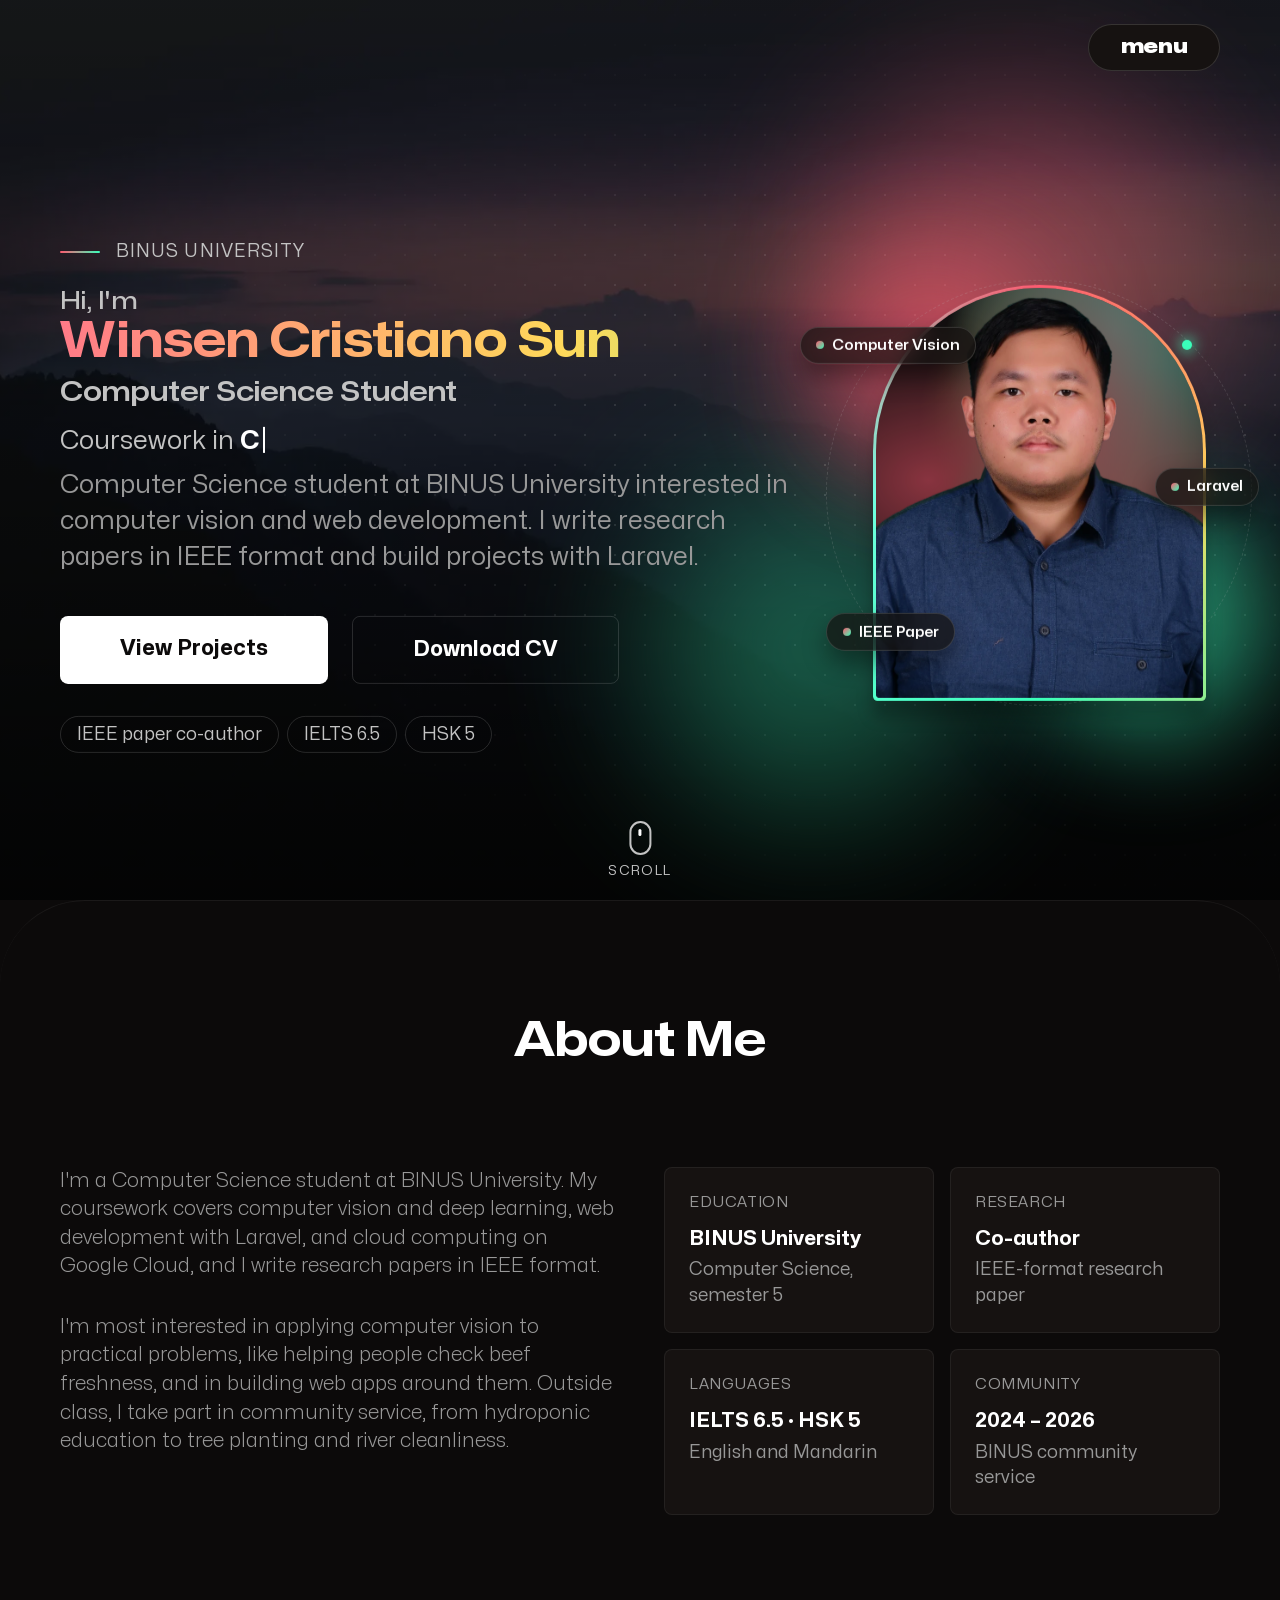
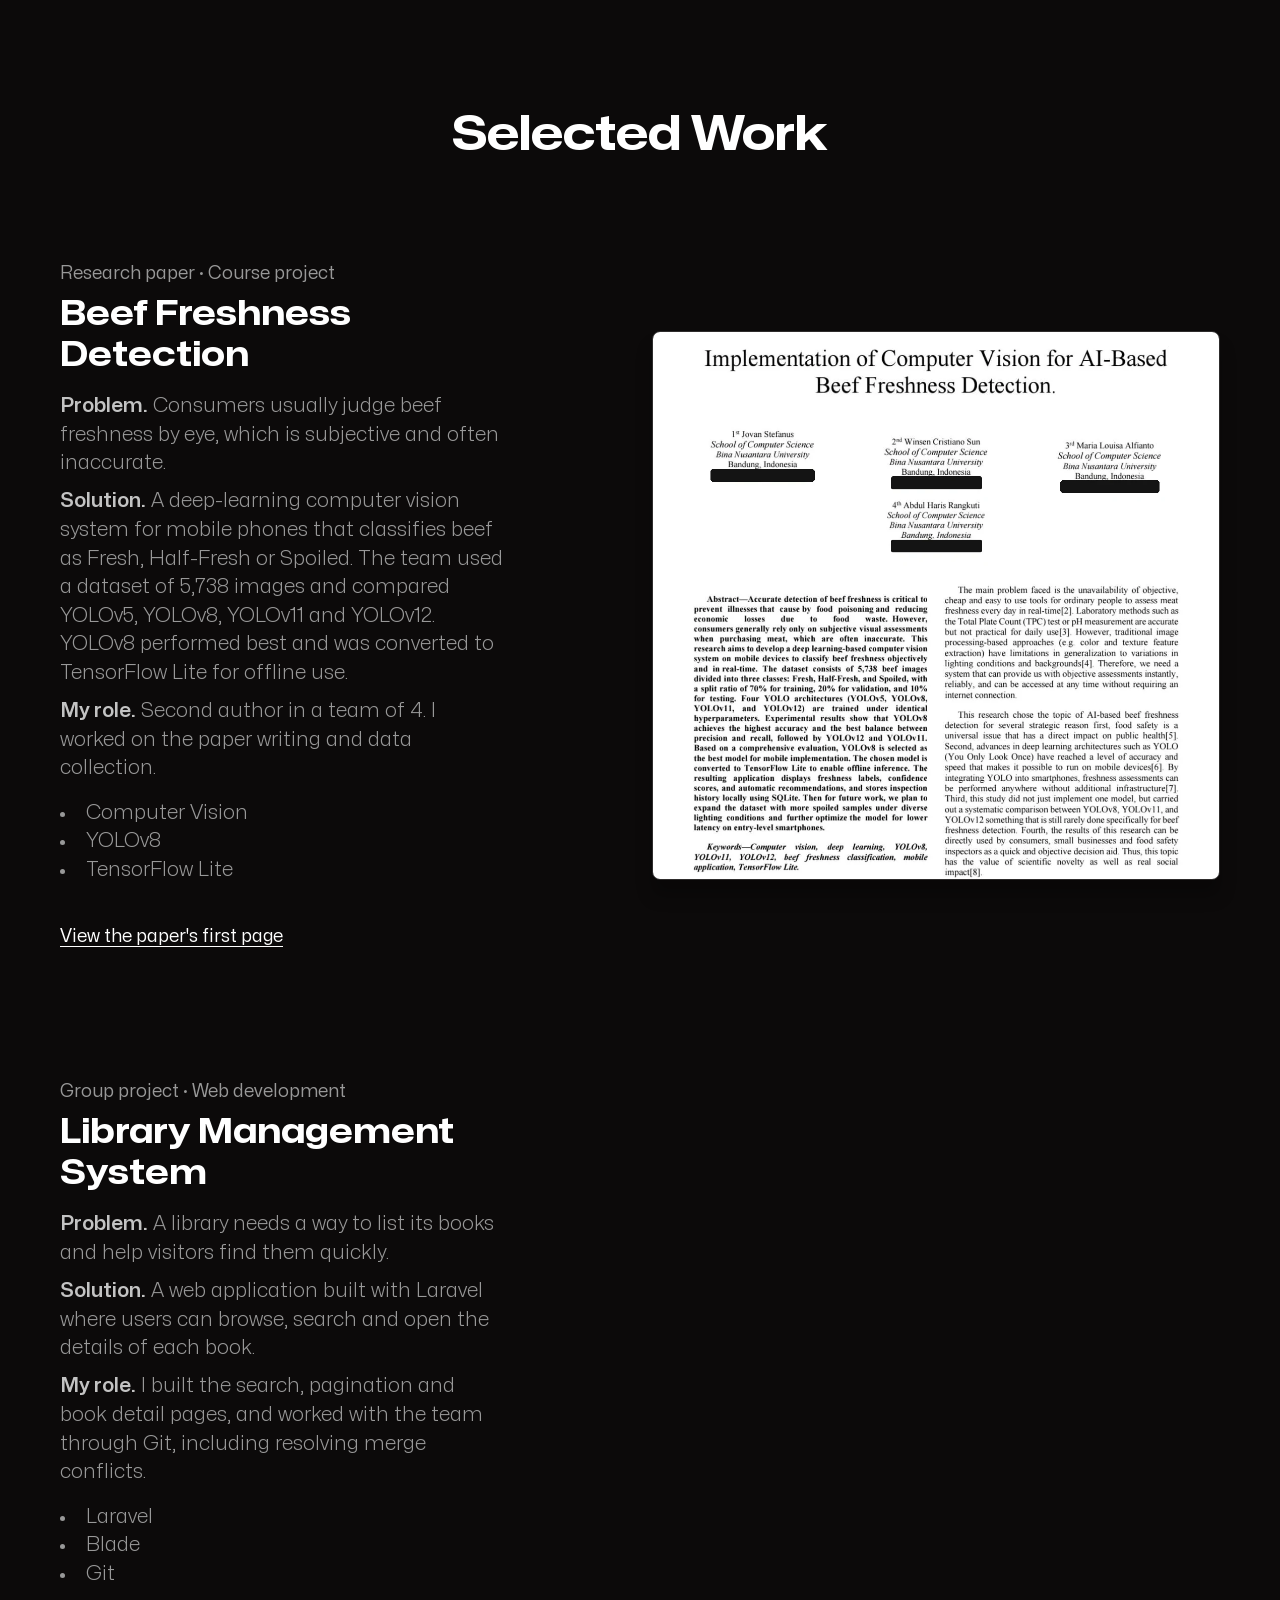
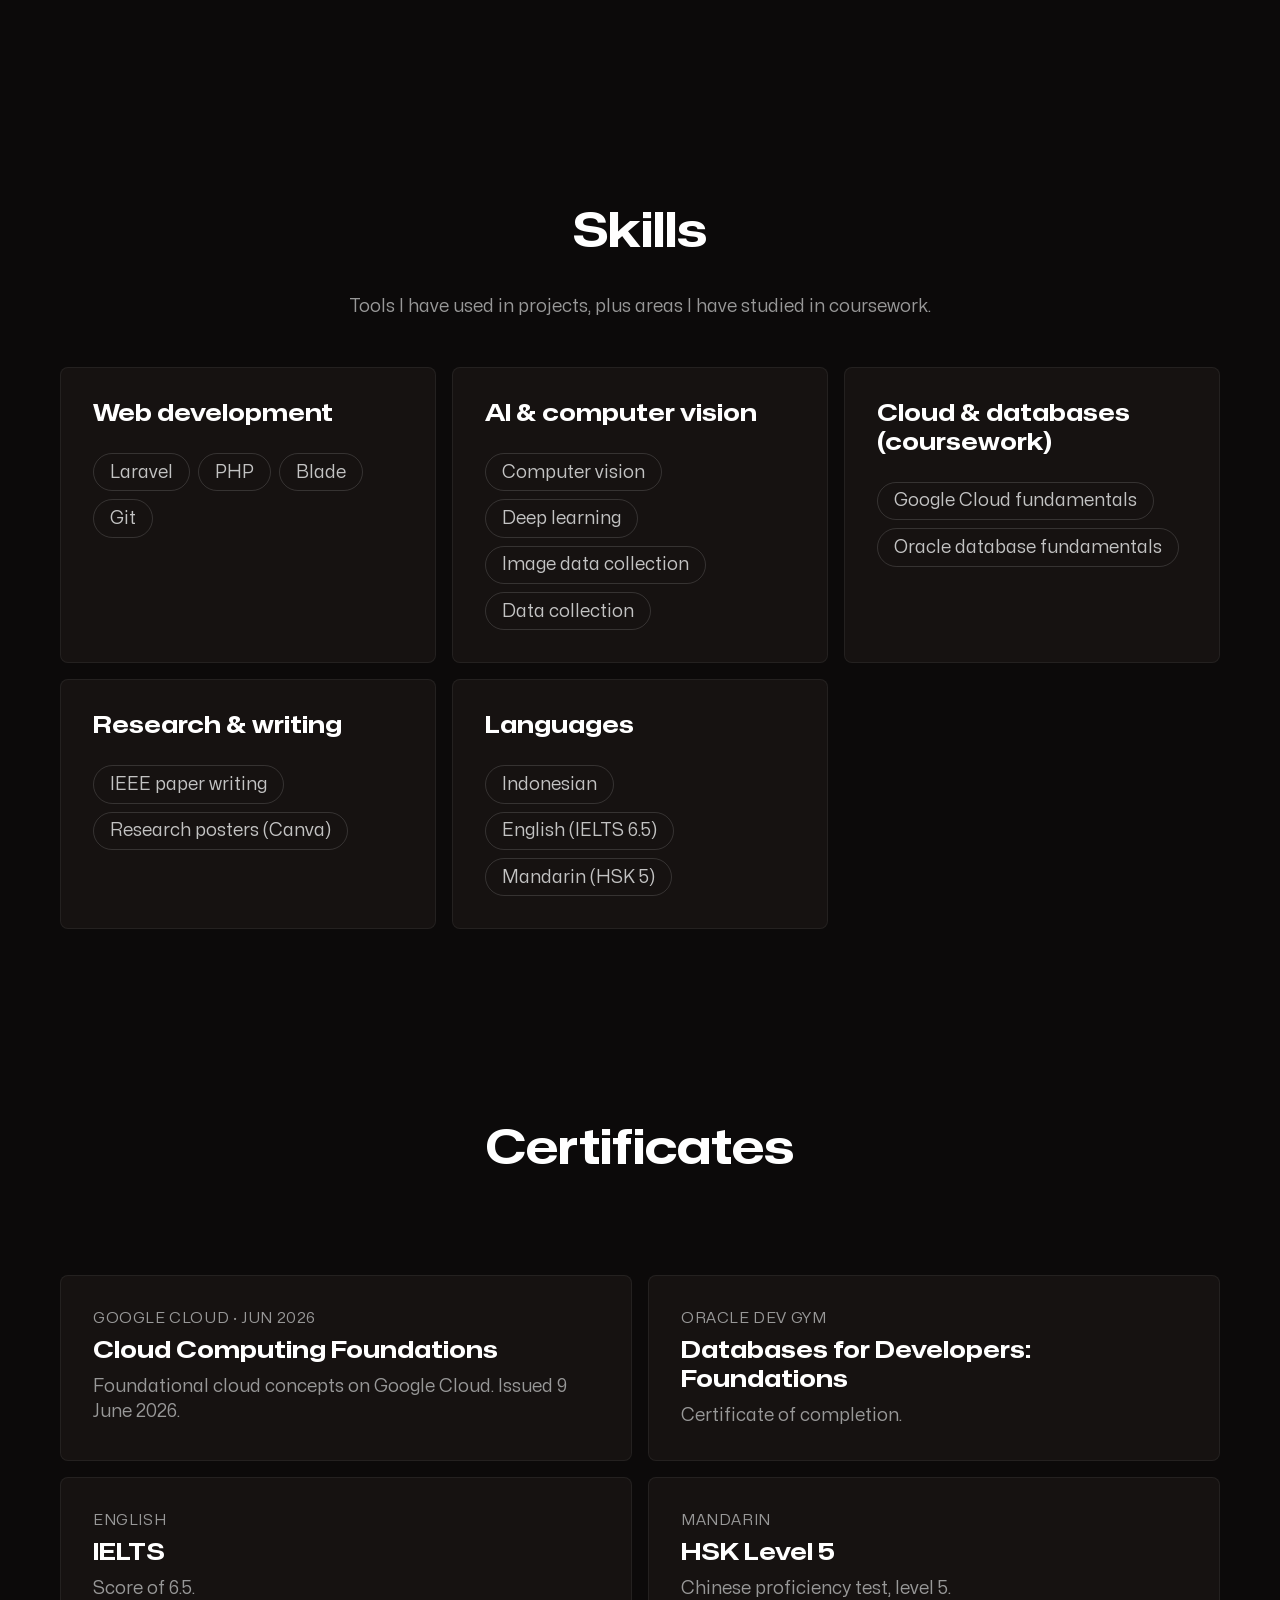
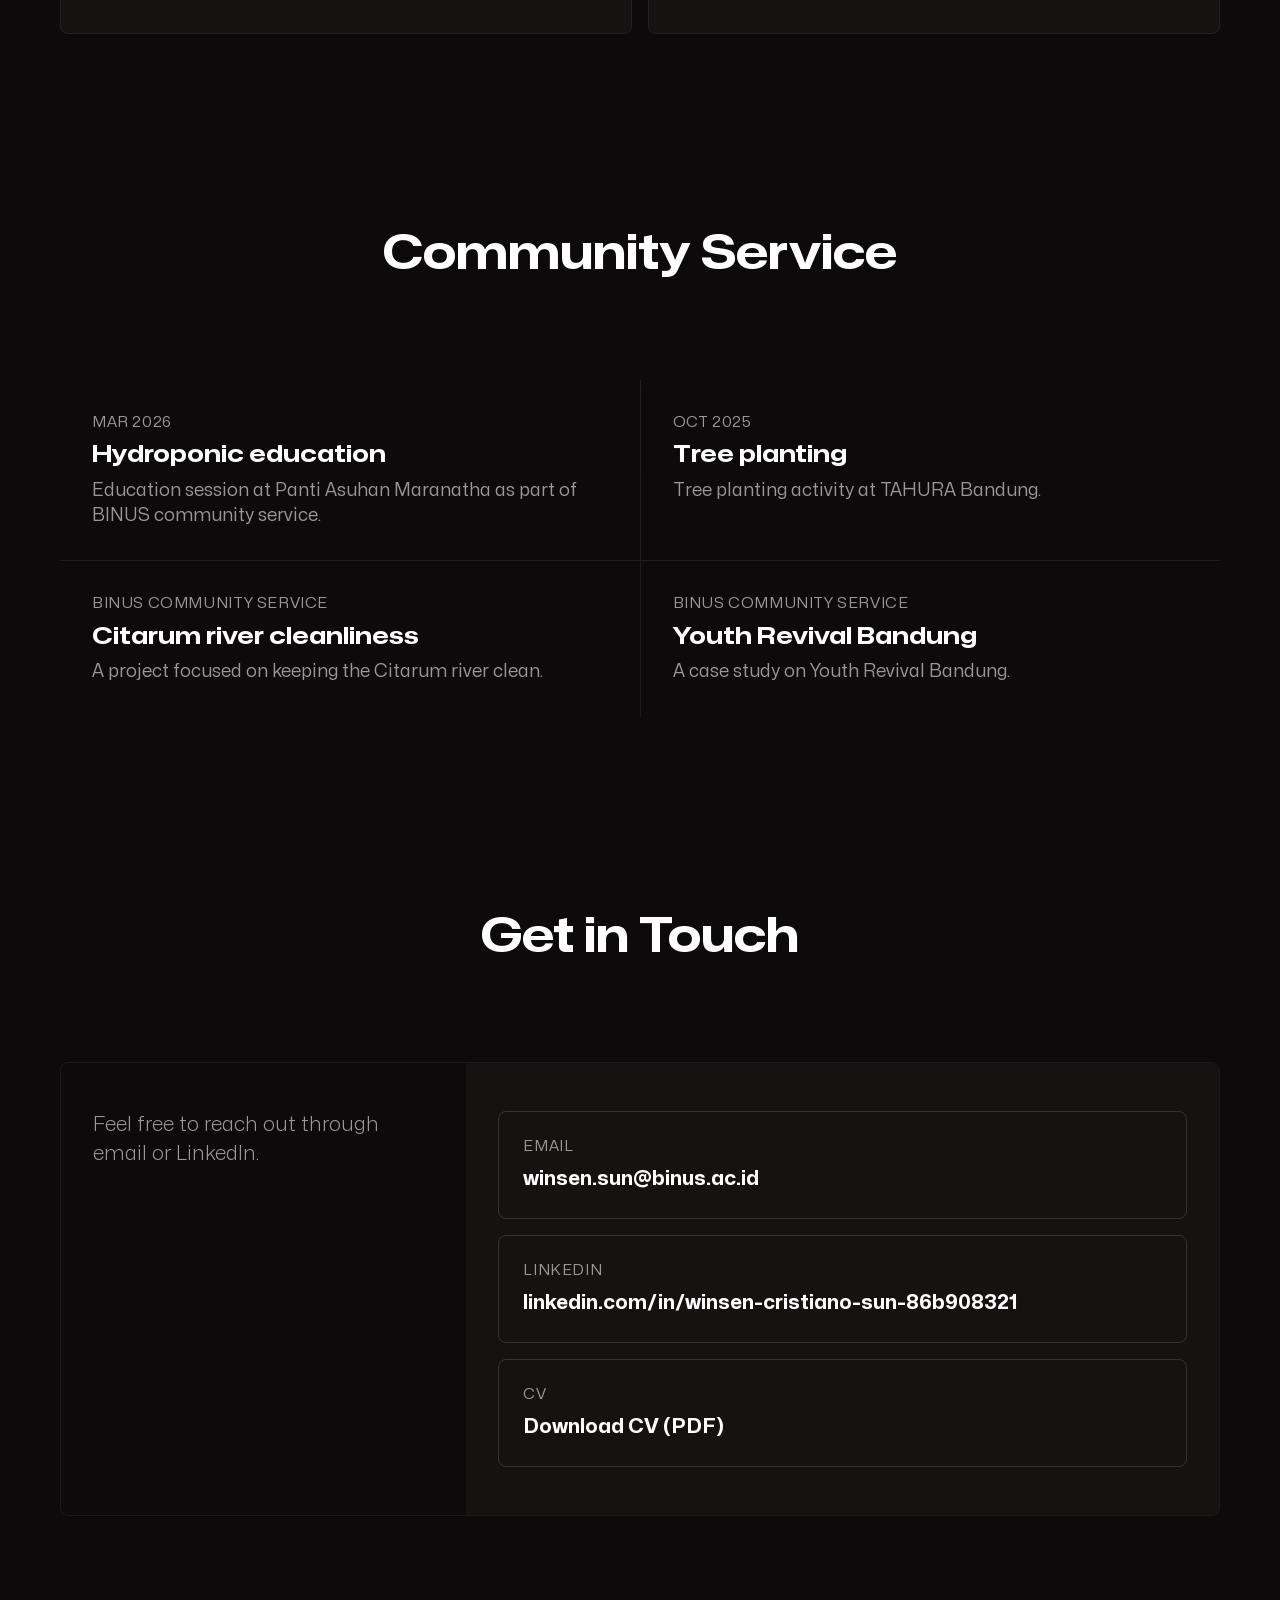
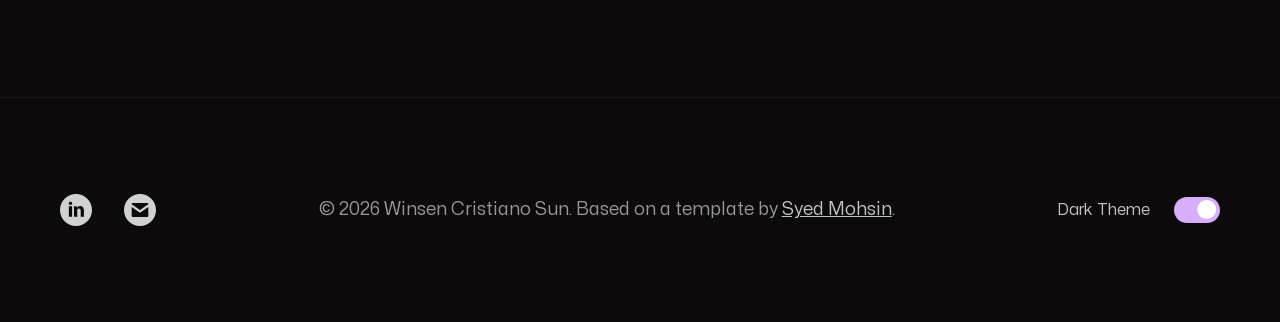
<file: index.html>
<!DOCTYPE html>
<html lang="en">
  <head>
    <meta charset="UTF-8" />
    <meta http-equiv="X-UA-Compatible" content="IE=edge" />
    <meta name="viewport" content="width=device-width, initial-scale=1.0" />
    <meta name="robots" content="index, follow" />
    <meta name="description" content="Portfolio of Winsen Cristiano Sun, a Computer Science student at BINUS University interested in computer vision and web development. Projects, certificates and CV." />

    <meta property="og:type" content="website" />
    <meta property="og:title" content="Winsen Cristiano Sun | Portfolio" />
    <meta property="og:description" content="Computer Science student at BINUS University interested in computer vision and web development. Projects, certificates and CV." />
    <meta name="twitter:card" content="summary" />
    <meta name="twitter:title" content="Winsen Cristiano Sun | Portfolio" />
    <meta name="twitter:description" content="Computer Science student at BINUS University interested in computer vision and web development. Projects, certificates and CV." />

    <link rel="icon" href="assets/images/favicon.svg" type="image/svg+xml" />
    <link rel="preload" href="assets/fonts/Mona-Sans.woff2" as="font" type="font/woff2" crossorigin />
    <link rel="preload" href="assets/images/winsen.webp" as="image" type="image/webp" />
    <link rel="stylesheet" href="style.css" />
    <script src="script.js" defer></script>

    <title>Winsen Cristiano Sun | Portfolio</title>
  </head>

  <body>
    <script>
      const theme = localStorage.getItem("theme") || "dark";
      document.body.classList.add(theme);
    </script>

    <header class="header">
      <div class="menu-btn-container">
        <div class="container">
          <button type="button" class="menu-btn">menu</button>
        </div>
      </div>

      <nav class="nav hidden">
        <ol class="nav-items">
          <li class="nav-item"><a href="#">Home</a></li>
          <li class="nav-item"><a href="#about">About</a></li>
          <li class="nav-item"><a href="#work">My Work</a></li>
          <li class="nav-item"><a href="#skills">Skills</a></li>
          <li class="nav-item"><a href="#certificates">Certificates</a></li>
          <li class="nav-item"><a href="#activities">Activities</a></li>
          <li class="nav-item"><a href="#contact" data-focused="last-focused">Contact</a></li>
        </ol>
      </nav>

      <div class="hero-bg" aria-hidden="true">
        <span class="orb orb-1"></span>
        <span class="orb orb-2"></span>
      </div>

      <div class="container hero">
        <div class="hero-grid">
          <div class="header-textbox">
            <p class="hero-eyebrow reveal" style="--i: 0">
              <span class="eyebrow-line"></span>
              BINUS University
            </p>
            <h1 class="h1">
              <span class="greet reveal" style="--i: 1">Hi, I'm</span>
              <span class="reveal" style="--i: 2"><em class="grad-text">Winsen Cristiano Sun</em></span>
              <span class="role reveal" style="--i: 3">Computer Science Student</span>
            </h1>
            <p class="hero-typed reveal" style="--i: 4">
              Coursework in <strong id="typed">Computer Vision</strong><span class="caret" aria-hidden="true"></span>
            </p>
            <p class="header-text reveal" style="--i: 5">
              Computer Science student at BINUS University interested in
              computer vision and web development. I write research papers in
              IEEE format and build projects with Laravel.
            </p>
            <div class="header-btns reveal" style="--i: 6">
              <a href="#work" class="btn btn-cta">View Projects</a>
              <a href="assets/Winsen_Cristiano_Sun_CV.pdf" class="btn btn-secondary" download="Winsen_Cristiano_Sun_CV.pdf">Download CV</a>
            </div>
            <ul class="hero-meta reveal" style="--i: 7">
              <li>IEEE paper co-author</li>
              <li>IELTS 6.5</li>
              <li>HSK 5</li>
            </ul>
          </div>

          <div class="hero-visual">
            <div class="photo-stage" id="photoStage">
              <span class="glow glow-a"></span>
              <span class="glow glow-b"></span>
              <span class="orbit-ring"></span>
              <div class="photo-frame">
                <div class="photo-card">
                  <img
                    src="assets/images/winsen.webp"
                    alt="Portrait of Winsen Cristiano Sun"
                    width="760"
                    height="989"
                    fetchpriority="high"
                  />
                </div>
              </div>
              <span class="float-chip chip-a">Computer Vision</span>
              <span class="float-chip chip-b">Laravel</span>
              <span class="float-chip chip-c">IEEE Paper</span>
            </div>
          </div>
        </div>
      </div>

      <a class="scroll-hint" href="#about" aria-label="Scroll to About section">
        <span class="mouse"><span class="wheel"></span></span>
        <span>Scroll</span>
      </a>
    </header>

    <main>
      <section class="about">
        <div class="container">
          <h2 class="h2" id="about">About Me</h2>
          <div class="about-content">
            <div class="about-text">
              <p>
                I'm a Computer Science student at BINUS University. My
                coursework covers computer vision and deep learning, web
                development with Laravel, and cloud computing on Google Cloud,
                and I write research papers in IEEE format.
              </p>
              <p>
                I'm most interested in applying computer vision to practical
                problems, like helping people check beef freshness, and in
                building web apps around them. Outside class, I take part in
                community service, from hydroponic education to tree planting
                and river cleanliness.
              </p>
            </div>
            <ul class="facts">
              <li class="card">
                <span class="fact-label">Education</span>
                <strong>BINUS University</strong>
                <span>Computer Science, semester 5</span>
              </li>
              <li class="card">
                <span class="fact-label">Research</span>
                <strong>Co-author</strong>
                <span>IEEE-format research paper</span>
              </li>
              <li class="card">
                <span class="fact-label">Languages</span>
                <strong>IELTS 6.5 · HSK 5</strong>
                <span>English and Mandarin</span>
              </li>
              <li class="card">
                <span class="fact-label">Community</span>
                <strong>2024 – 2026</strong>
                <span>BINUS community service</span>
              </li>
            </ul>
          </div>
        </div>
      </section>

      <section class="work">
        <div class="container">
          <h2 class="h2" id="work">Selected Work</h2>
          <div class="work-boxes">
            <div class="work-box">
              <div class="work-textbox">
                <p class="work-label">Research paper · Course project</p>
                <h3 class="h3">Beef Freshness Detection</h3>
                <div class="work-text">
                  <p><strong>Problem.</strong> Consumers usually judge beef freshness by eye, which is subjective and often inaccurate.</p>
                  <p><strong>Solution.</strong> A deep-learning computer vision system for mobile phones that classifies beef as Fresh, Half-Fresh or Spoiled. The team used a dataset of 5,738 images and compared YOLOv5, YOLOv8, YOLOv11 and YOLOv12. YOLOv8 performed best and was converted to TensorFlow Lite for offline use.</p>
                  <p><strong>My role.</strong> Second author in a team of 4. I worked on the paper writing and data collection.</p>
                </div>
                <ol class="work-technologies">
                  <li>Computer Vision</li>
                  <li>YOLOv8</li>
                  <li>TensorFlow Lite</li>
                </ol>
                <a class="work-more" href="assets/images/work/beef-paper-full.webp" target="_blank" rel="noopener">View the paper's first page</a>
                <!-- Add your GitHub repository here, for example:
                <div class="work-links"><a class="link" href="https://github.com/USERNAME/REPO" target="_blank" rel="noopener">View on GitHub</a></div>
                -->
              </div>
              <picture class="work-img">
                <img loading="lazy" src="assets/images/work/beef-paper.webp" alt="First page of the IEEE paper showing the title, authors and abstract" width="1123" height="1085" />
              </picture>
            </div>

            <div class="work-box">
              <div class="work-textbox">
                <p class="work-label">Group project · Web development</p>
                <h3 class="h3">Library Management System</h3>
                <div class="work-text">
                  <p><strong>Problem.</strong> A library needs a way to list its books and help visitors find them quickly.</p>
                  <p><strong>Solution.</strong> A web application built with Laravel where users can browse, search and open the details of each book.</p>
                  <p><strong>My role.</strong> I built the search, pagination and book detail pages, and worked with the team through Git, including resolving merge conflicts.</p>
                </div>
                <ol class="work-technologies">
                  <li>Laravel</li>
                  <li>Blade</li>
                  <li>Git</li>
                </ol>
                <!-- Add your GitHub repository here, for example:
                <div class="work-links"><a class="link" href="https://github.com/USERNAME/REPO" target="_blank" rel="noopener">View on GitHub</a></div>
                -->
              </div>
              <picture class="work-img">
                <img loading="lazy" src="assets/images/work/library-catalog.webp" alt="Screenshot of the library catalog page with a search bar and book cards" width="1584" height="756" />
              </picture>
            </div>

          </div>
        </div>
      </section>

      <section class="skills">
        <div class="container">
          <h2 class="h2" id="skills">Skills</h2>
          <p class="section-note">Tools I have used in projects, plus areas I have studied in coursework.</p>
          <div class="skill-groups">
            <div class="card">
              <h3 class="h4">Web development</h3>
              <ul class="chips">
                <li>Laravel</li>
                <li>PHP</li>
                <li>Blade</li>
                <li>Git</li>
              </ul>
            </div>
            <div class="card">
              <h3 class="h4">AI &amp; computer vision</h3>
              <ul class="chips">
                <li>Computer vision</li>
                <li>Deep learning</li>
                <li>Image data collection</li>
                <li>Data collection</li>
              </ul>
            </div>
            <div class="card">
              <h3 class="h4">Cloud &amp; databases (coursework)</h3>
              <ul class="chips">
                <li>Google Cloud fundamentals</li>
                <li>Oracle database fundamentals</li>
              </ul>
            </div>
            <div class="card">
              <h3 class="h4">Research &amp; writing</h3>
              <ul class="chips">
                <li>IEEE paper writing</li>
                <li>Research posters (Canva)</li>
              </ul>
            </div>
            <div class="card">
              <h3 class="h4">Languages</h3>
              <ul class="chips">
                <li>Indonesian</li>
                <li>English (IELTS 6.5)</li>
                <li>Mandarin (HSK 5)</li>
              </ul>
            </div>
          </div>
        </div>
      </section>

      <section class="certificates">
        <div class="container">
          <h2 class="h2" id="certificates">Certificates</h2>
          <ul class="cert-grid">
            <li class="card">
              <span class="fact-label">Google Cloud · Jun 2026</span>
              <h3 class="h4">Cloud Computing Foundations</h3>
              <p>Foundational cloud concepts on Google Cloud. Issued 9 June 2026.</p>
            </li>
            <li class="card">
              <span class="fact-label">Oracle Dev Gym</span>
              <h3 class="h4">Databases for Developers: Foundations</h3>
              <p>Certificate of completion.</p>
            </li>
            <li class="card">
              <span class="fact-label">English</span>
              <h3 class="h4">IELTS</h3>
              <p>Score of 6.5.</p>
            </li>
            <li class="card">
              <span class="fact-label">Mandarin</span>
              <h3 class="h4">HSK Level 5</h3>
              <p>Chinese proficiency test, level 5.</p>
            </li>
          </ul>
        </div>
      </section>

      <section class="activities">
        <div class="container">
          <h2 class="h2" id="activities">Community Service</h2>
          <ol class="activity-list">
            <li class="activity">
              <span class="fact-label">Mar 2026</span>
              <h3 class="h4">Hydroponic education</h3>
              <p>Education session at Panti Asuhan Maranatha as part of BINUS community service.</p>
            </li>
            <li class="activity">
              <span class="fact-label">Oct 2025</span>
              <h3 class="h4">Tree planting</h3>
              <p>Tree planting activity at TAHURA Bandung.</p>
            </li>
            <li class="activity">
              <span class="fact-label">BINUS community service</span>
              <h3 class="h4">Citarum river cleanliness</h3>
              <p>A project focused on keeping the Citarum river clean.</p>
            </li>
            <li class="activity">
              <span class="fact-label">BINUS community service</span>
              <h3 class="h4">Youth Revival Bandung</h3>
              <p>A case study on Youth Revival Bandung.</p>
            </li>
          </ol>
        </div>
      </section>

      <section class="contact">
        <div class="container">
          <h2 class="h2" id="contact">Get in Touch</h2>
          <div class="contact-content">
            <div class="contact-textbox">
              <p class="contact-text">
                Feel free to reach out through email or LinkedIn.
              </p>
            </div>
            <div class="contact-panel">
              <a class="contact-row" href="mailto:winsen.sun@binus.ac.id">
                <span class="fact-label">Email</span>
                <strong>winsen.sun@binus.ac.id</strong>
              </a>
              <a class="contact-row" href="https://www.linkedin.com/in/winsen-cristiano-sun-86b908321/" target="_blank" rel="noopener">
                <span class="fact-label">LinkedIn</span>
                <strong>linkedin.com/in/winsen-cristiano-sun-86b908321</strong>
              </a>
              <a class="contact-row" href="assets/Winsen_Cristiano_Sun_CV.pdf" download="Winsen_Cristiano_Sun_CV.pdf">
                <span class="fact-label">CV</span>
                <strong>Download CV (PDF)</strong>
              </a>
            </div>
          </div>
        </div>
      </section>
    </main>

    <footer class="footer">
      <div class="container">
        <div class="footer-content">
          <nav>
            <ol class="footer-links">
              <li class="footer-link">
                <a title="LinkedIn" href="https://www.linkedin.com/in/winsen-cristiano-sun-86b908321/" target="_blank" rel="noopener"><img loading="lazy" src="assets/images/social-links/linkedin.svg" alt="LinkedIn" /></a>
              </li>
              <li class="footer-link">
                <a title="Email" href="mailto:winsen.sun@binus.ac.id"><img loading="lazy" src="assets/images/social-links/mail.svg" alt="Email" /></a>
              </li>
            </ol>
          </nav>
          <p class="footer-text">
            &copy; <span>2026</span> Winsen Cristiano Sun. Based on a template by
            <a target="_blank" rel="noopener" href="https://github.com/devsyedmohsin/portfolio-template">Syed Mohsin</a>.
          </p>
          <label class="theme-switch" for="theme-switch">
            <span>Dark Theme</span>
            <input type="checkbox" id="theme-switch" role="switch" />
          </label>
        </div>
      </div>
    </footer>
  </body>
</html>
</file>
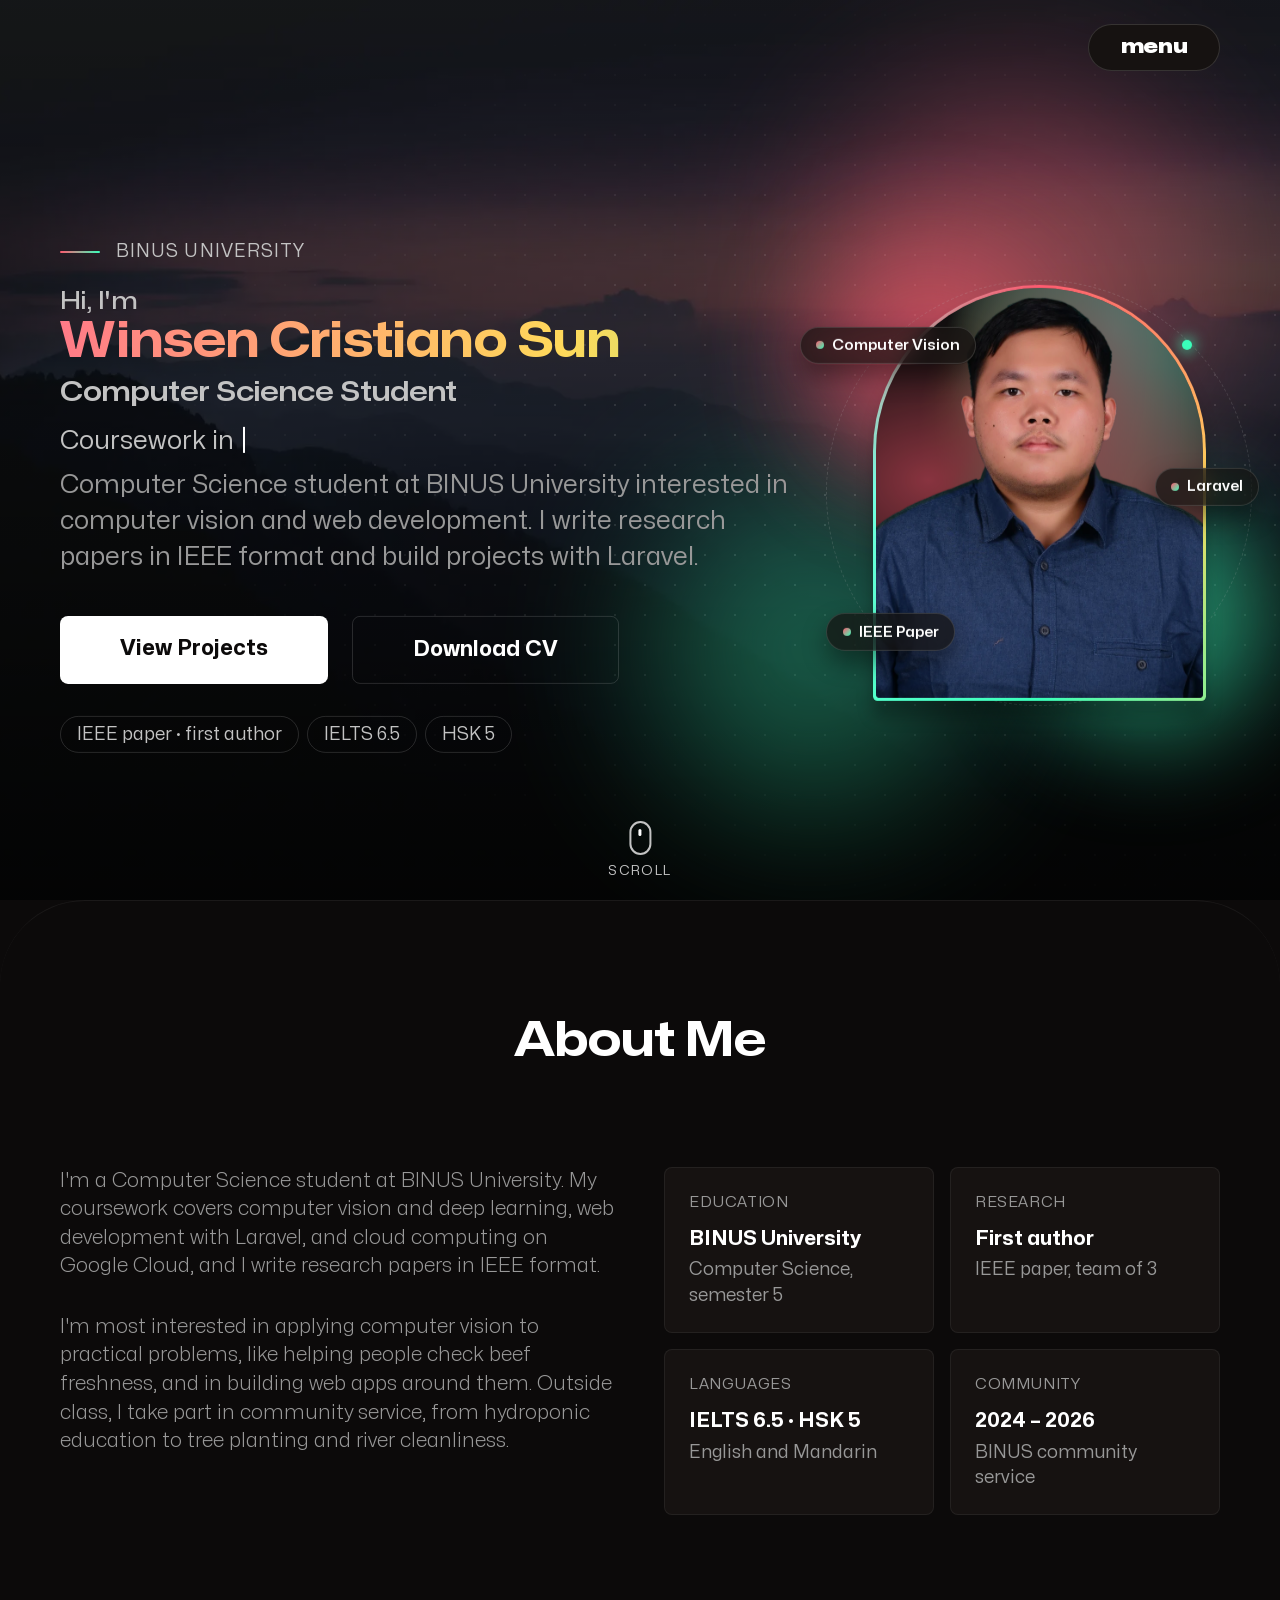
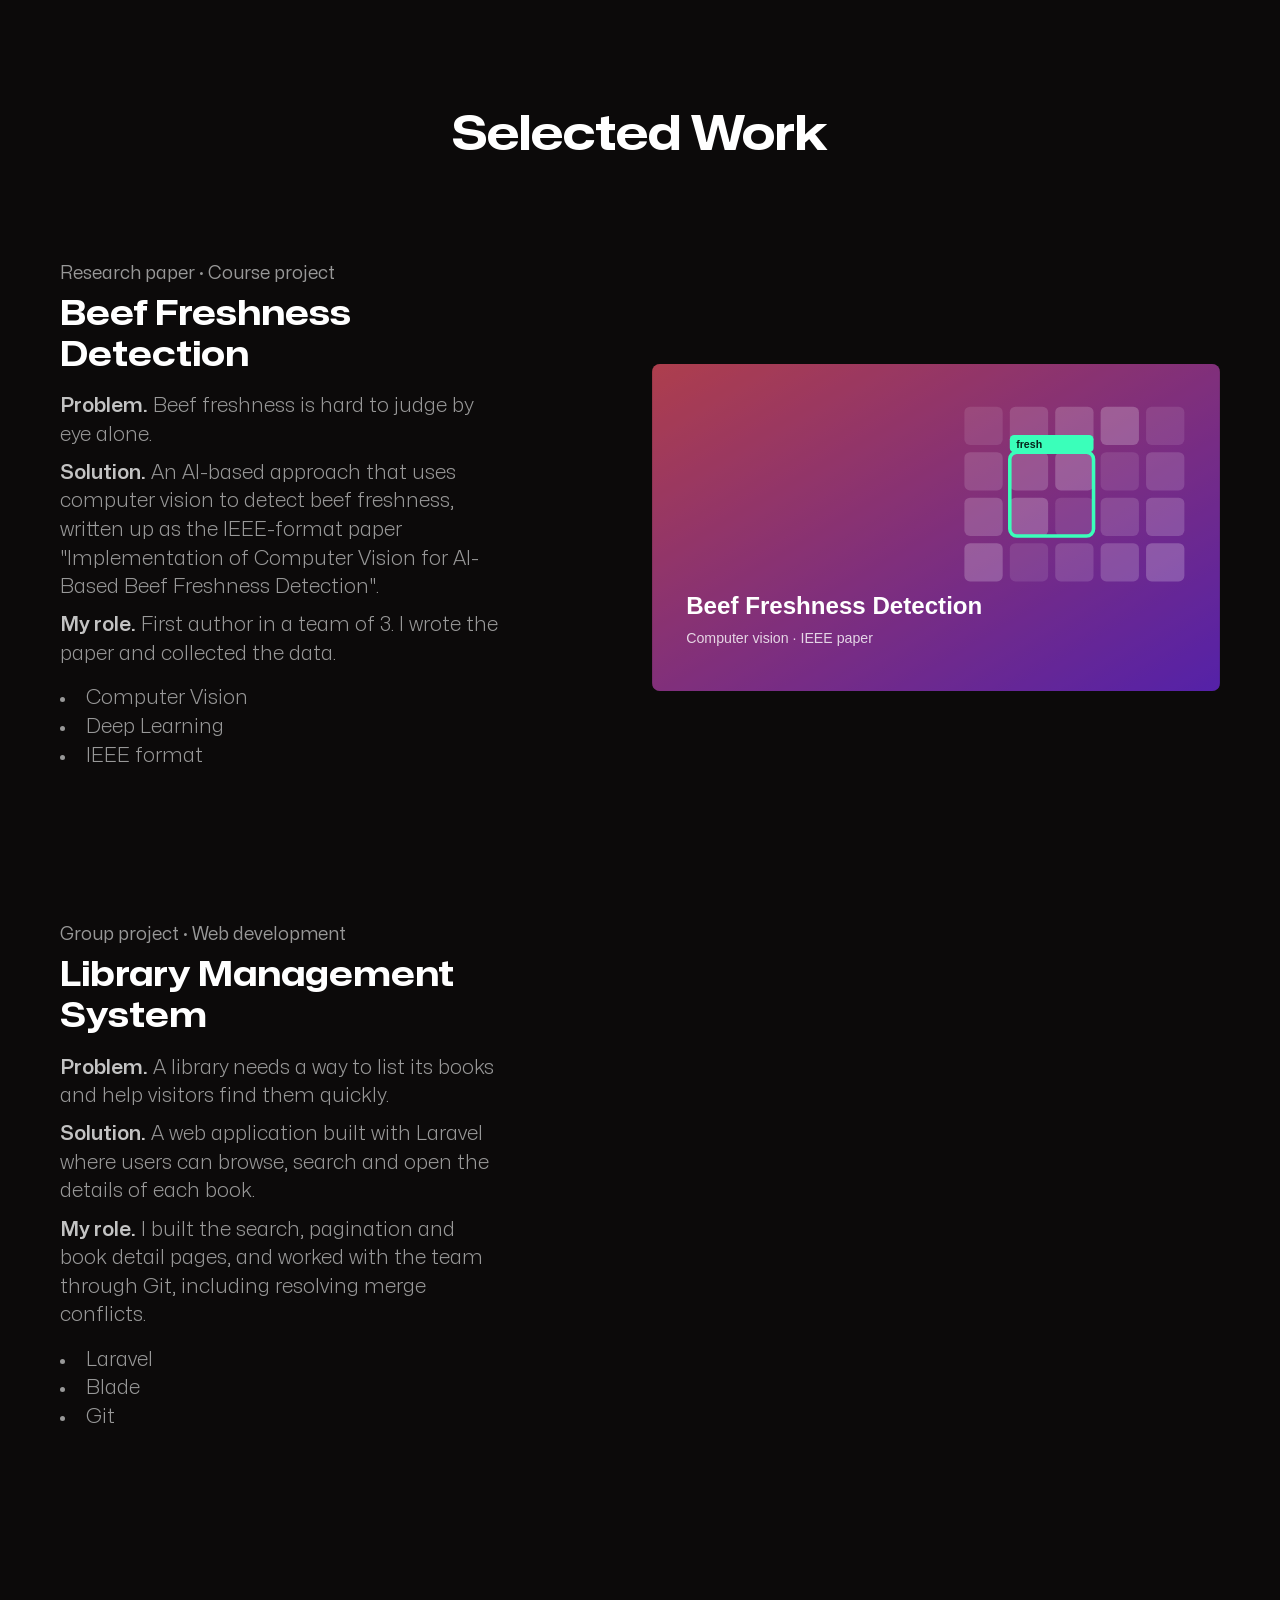
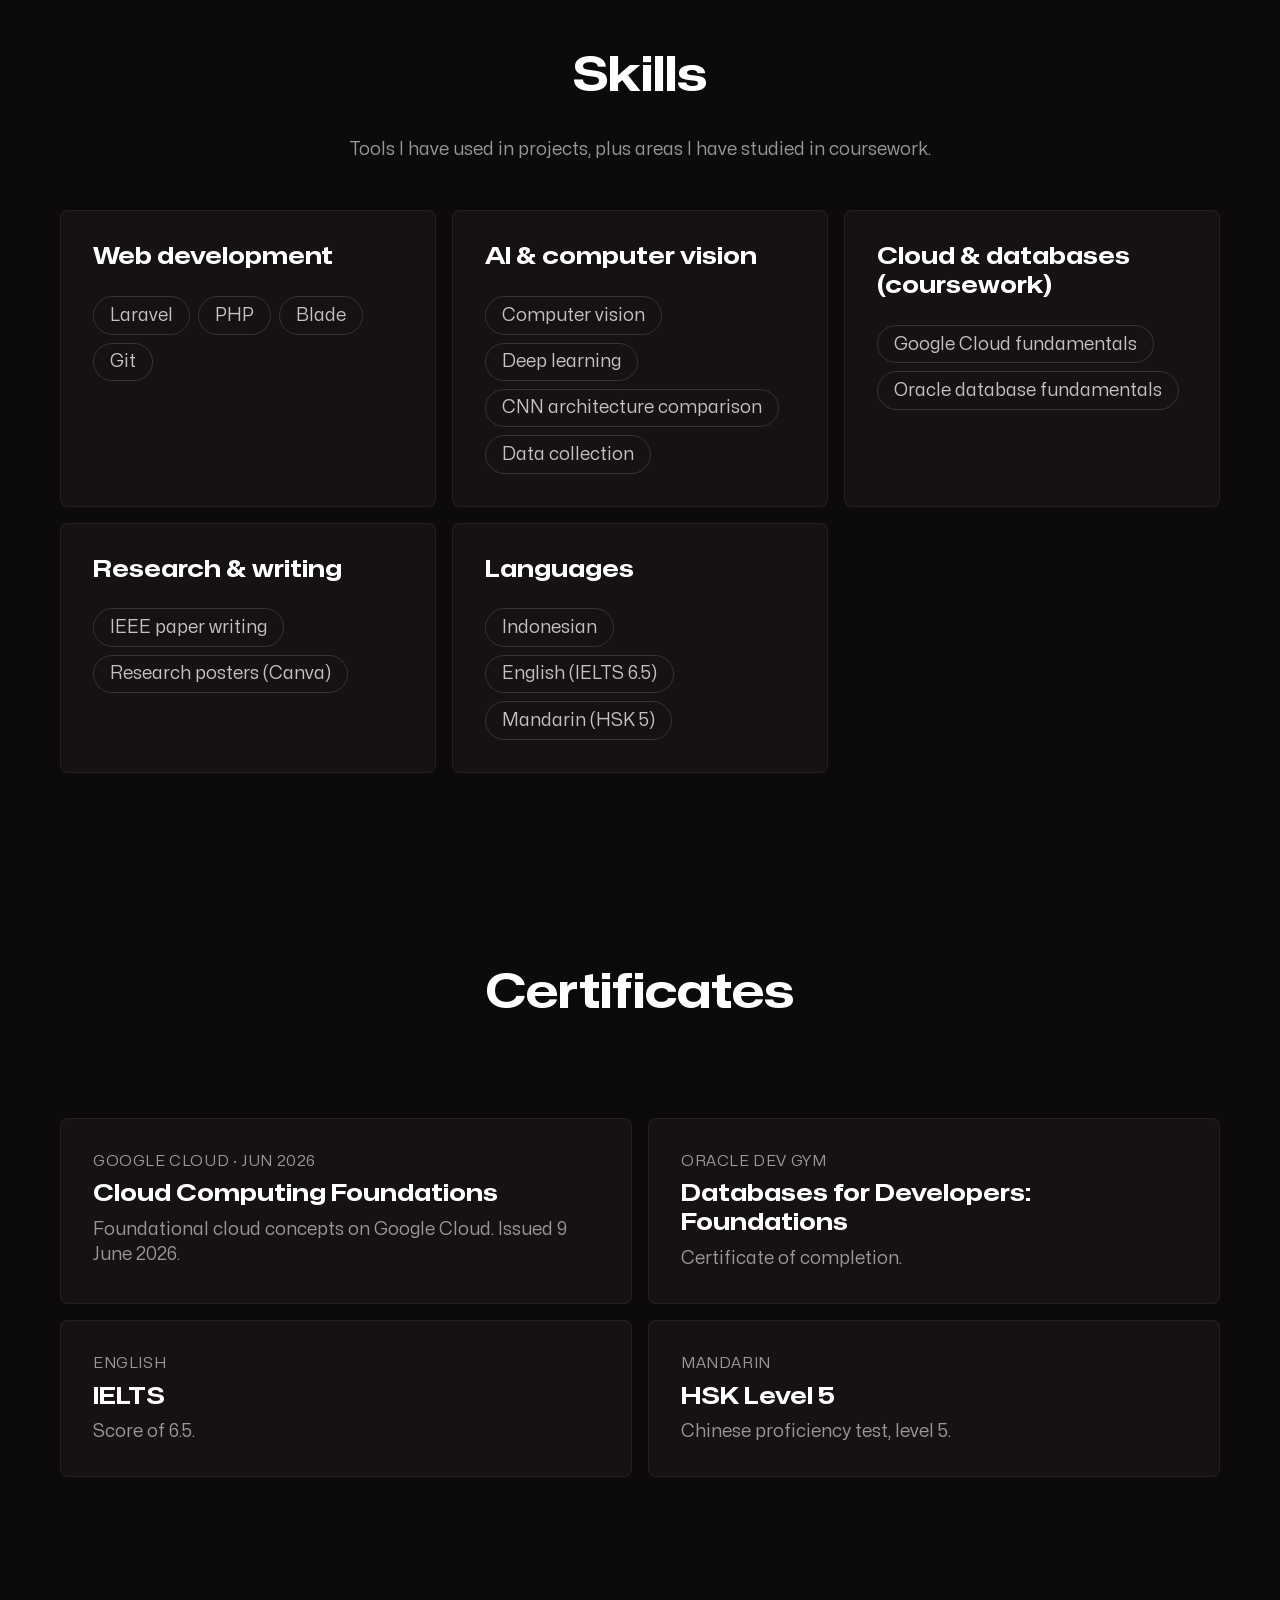
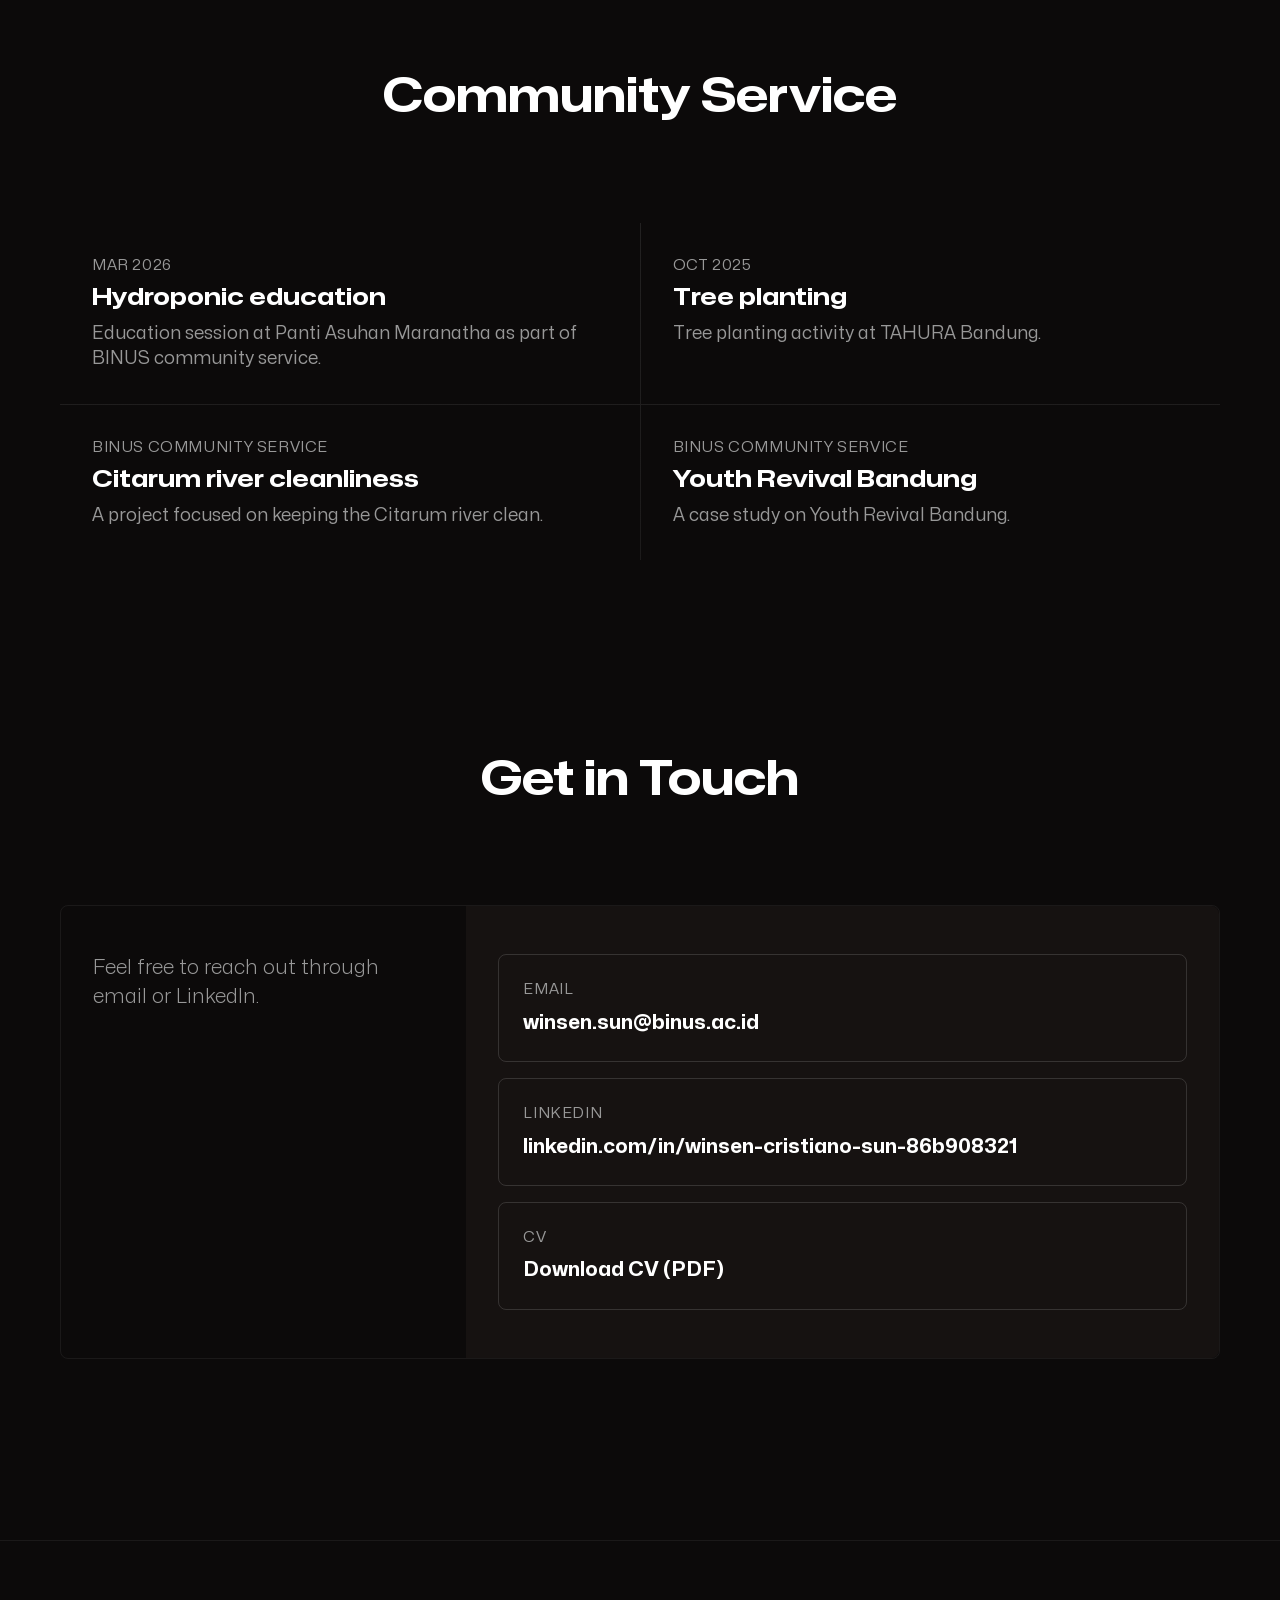
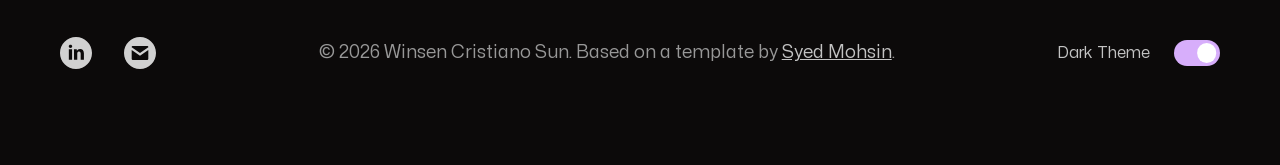
<file: portfolio-template-main/index.html>
<!DOCTYPE html>
<html lang="en">
  <head>
    <meta charset="UTF-8" />
    <meta http-equiv="X-UA-Compatible" content="IE=edge" />
    <meta name="viewport" content="width=device-width, initial-scale=1.0" />
    <meta name="robots" content="index, follow" />
    <meta name="description" content="Portfolio of Winsen Cristiano Sun, a Computer Science student at BINUS University interested in computer vision and web development. Projects, certificates and CV." />

    <meta property="og:type" content="website" />
    <meta property="og:title" content="Winsen Cristiano Sun | Portfolio" />
    <meta property="og:description" content="Computer Science student at BINUS University interested in computer vision and web development. Projects, certificates and CV." />
    <meta name="twitter:card" content="summary" />
    <meta name="twitter:title" content="Winsen Cristiano Sun | Portfolio" />
    <meta name="twitter:description" content="Computer Science student at BINUS University interested in computer vision and web development. Projects, certificates and CV." />

    <link rel="icon" href="assets/images/favicon.svg" type="image/svg+xml" />
    <link rel="preload" href="assets/fonts/Mona-Sans.woff2" as="font" type="font/woff2" crossorigin />
    <link rel="preload" href="assets/images/winsen.webp" as="image" type="image/webp" />
    <link rel="stylesheet" href="style.css" />
    <script src="script.js" defer></script>

    <title>Winsen Cristiano Sun | Portfolio</title>
  </head>

  <body>
    <script>
      const theme = localStorage.getItem("theme") || "dark";
      document.body.classList.add(theme);
    </script>

    <header class="header">
      <div class="menu-btn-container">
        <div class="container">
          <button type="button" class="menu-btn">menu</button>
        </div>
      </div>

      <nav class="nav hidden">
        <ol class="nav-items">
          <li class="nav-item"><a href="#">Home</a></li>
          <li class="nav-item"><a href="#about">About</a></li>
          <li class="nav-item"><a href="#work">My Work</a></li>
          <li class="nav-item"><a href="#skills">Skills</a></li>
          <li class="nav-item"><a href="#certificates">Certificates</a></li>
          <li class="nav-item"><a href="#activities">Activities</a></li>
          <li class="nav-item"><a href="#contact" data-focused="last-focused">Contact</a></li>
        </ol>
      </nav>

      <div class="hero-bg" aria-hidden="true">
        <span class="orb orb-1"></span>
        <span class="orb orb-2"></span>
      </div>

      <div class="container hero">
        <div class="hero-grid">
          <div class="header-textbox">
            <p class="hero-eyebrow reveal" style="--i: 0">
              <span class="eyebrow-line"></span>
              BINUS University
            </p>
            <h1 class="h1">
              <span class="greet reveal" style="--i: 1">Hi, I'm</span>
              <span class="reveal" style="--i: 2"><em class="grad-text">Winsen Cristiano Sun</em></span>
              <span class="role reveal" style="--i: 3">Computer Science Student</span>
            </h1>
            <p class="hero-typed reveal" style="--i: 4">
              Coursework in <strong id="typed">Computer Vision</strong><span class="caret" aria-hidden="true"></span>
            </p>
            <p class="header-text reveal" style="--i: 5">
              Computer Science student at BINUS University interested in
              computer vision and web development. I write research papers in
              IEEE format and build projects with Laravel.
            </p>
            <div class="header-btns reveal" style="--i: 6">
              <a href="#work" class="btn btn-cta">View Projects</a>
              <a href="assets/Winsen_Cristiano_Sun_CV.pdf" class="btn btn-secondary" download="Winsen_Cristiano_Sun_CV.pdf">Download CV</a>
            </div>
            <ul class="hero-meta reveal" style="--i: 7">
              <li>IEEE paper · first author</li>
              <li>IELTS 6.5</li>
              <li>HSK 5</li>
            </ul>
          </div>

          <div class="hero-visual">
            <div class="photo-stage" id="photoStage">
              <span class="glow glow-a"></span>
              <span class="glow glow-b"></span>
              <span class="orbit-ring"></span>
              <div class="photo-frame">
                <div class="photo-card">
                  <img
                    src="assets/images/winsen.webp"
                    alt="Portrait of Winsen Cristiano Sun"
                    width="760"
                    height="989"
                    fetchpriority="high"
                  />
                </div>
              </div>
              <span class="float-chip chip-a">Computer Vision</span>
              <span class="float-chip chip-b">Laravel</span>
              <span class="float-chip chip-c">IEEE Paper</span>
            </div>
          </div>
        </div>
      </div>

      <a class="scroll-hint" href="#about" aria-label="Scroll to About section">
        <span class="mouse"><span class="wheel"></span></span>
        <span>Scroll</span>
      </a>
    </header>

    <main>
      <section class="about">
        <div class="container">
          <h2 class="h2" id="about">About Me</h2>
          <div class="about-content">
            <div class="about-text">
              <p>
                I'm a Computer Science student at BINUS University. My
                coursework covers computer vision and deep learning, web
                development with Laravel, and cloud computing on Google Cloud,
                and I write research papers in IEEE format.
              </p>
              <p>
                I'm most interested in applying computer vision to practical
                problems, like helping people check beef freshness, and in
                building web apps around them. Outside class, I take part in
                community service, from hydroponic education to tree planting
                and river cleanliness.
              </p>
            </div>
            <ul class="facts">
              <li class="card">
                <span class="fact-label">Education</span>
                <strong>BINUS University</strong>
                <span>Computer Science, semester 5</span>
              </li>
              <li class="card">
                <span class="fact-label">Research</span>
                <strong>First author</strong>
                <span>IEEE paper, team of 3</span>
              </li>
              <li class="card">
                <span class="fact-label">Languages</span>
                <strong>IELTS 6.5 · HSK 5</strong>
                <span>English and Mandarin</span>
              </li>
              <li class="card">
                <span class="fact-label">Community</span>
                <strong>2024 – 2026</strong>
                <span>BINUS community service</span>
              </li>
            </ul>
          </div>
        </div>
      </section>

      <section class="work">
        <div class="container">
          <h2 class="h2" id="work">Selected Work</h2>
          <div class="work-boxes">
            <div class="work-box">
              <div class="work-textbox">
                <p class="work-label">Research paper · Course project</p>
                <h3 class="h3">Beef Freshness Detection</h3>
                <div class="work-text">
                  <p><strong>Problem.</strong> Beef freshness is hard to judge by eye alone.</p>
                  <p><strong>Solution.</strong> An AI-based approach that uses computer vision to detect beef freshness, written up as the IEEE-format paper "Implementation of Computer Vision for AI-Based Beef Freshness Detection".</p>
                  <p><strong>My role.</strong> First author in a team of 3. I wrote the paper and collected the data.</p>
                </div>
                <ol class="work-technologies">
                  <li>Computer Vision</li>
                  <li>Deep Learning</li>
                  <li>IEEE format</li>
                </ol>
                <!-- Add your GitHub repository here, for example:
                <div class="work-links"><a class="link" href="https://github.com/USERNAME/REPO" target="_blank" rel="noopener">View on GitHub</a></div>
                -->
              </div>
              <picture class="work-img">
                <img loading="lazy" src="assets/images/work/beef-detection.svg" alt="Illustration of a detection box around a beef sample" />
              </picture>
            </div>

            <div class="work-box">
              <div class="work-textbox">
                <p class="work-label">Group project · Web development</p>
                <h3 class="h3">Library Management System</h3>
                <div class="work-text">
                  <p><strong>Problem.</strong> A library needs a way to list its books and help visitors find them quickly.</p>
                  <p><strong>Solution.</strong> A web application built with Laravel where users can browse, search and open the details of each book.</p>
                  <p><strong>My role.</strong> I built the search, pagination and book detail pages, and worked with the team through Git, including resolving merge conflicts.</p>
                </div>
                <ol class="work-technologies">
                  <li>Laravel</li>
                  <li>Blade</li>
                  <li>Git</li>
                </ol>
                <!-- Add your GitHub repository here, for example:
                <div class="work-links"><a class="link" href="https://github.com/USERNAME/REPO" target="_blank" rel="noopener">View on GitHub</a></div>
                -->
              </div>
              <picture class="work-img">
                <img loading="lazy" src="assets/images/work/library-system.svg" alt="Illustration of a stack of books" />
              </picture>
            </div>

          </div>
        </div>
      </section>

      <section class="skills">
        <div class="container">
          <h2 class="h2" id="skills">Skills</h2>
          <p class="section-note">Tools I have used in projects, plus areas I have studied in coursework.</p>
          <div class="skill-groups">
            <div class="card">
              <h3 class="h4">Web development</h3>
              <ul class="chips">
                <li>Laravel</li>
                <li>PHP</li>
                <li>Blade</li>
                <li>Git</li>
              </ul>
            </div>
            <div class="card">
              <h3 class="h4">AI &amp; computer vision</h3>
              <ul class="chips">
                <li>Computer vision</li>
                <li>Deep learning</li>
                <li>CNN architecture comparison</li>
                <li>Data collection</li>
              </ul>
            </div>
            <div class="card">
              <h3 class="h4">Cloud &amp; databases (coursework)</h3>
              <ul class="chips">
                <li>Google Cloud fundamentals</li>
                <li>Oracle database fundamentals</li>
              </ul>
            </div>
            <div class="card">
              <h3 class="h4">Research &amp; writing</h3>
              <ul class="chips">
                <li>IEEE paper writing</li>
                <li>Research posters (Canva)</li>
              </ul>
            </div>
            <div class="card">
              <h3 class="h4">Languages</h3>
              <ul class="chips">
                <li>Indonesian</li>
                <li>English (IELTS 6.5)</li>
                <li>Mandarin (HSK 5)</li>
              </ul>
            </div>
          </div>
        </div>
      </section>

      <section class="certificates">
        <div class="container">
          <h2 class="h2" id="certificates">Certificates</h2>
          <ul class="cert-grid">
            <li class="card">
              <span class="fact-label">Google Cloud · Jun 2026</span>
              <h3 class="h4">Cloud Computing Foundations</h3>
              <p>Foundational cloud concepts on Google Cloud. Issued 9 June 2026.</p>
            </li>
            <li class="card">
              <span class="fact-label">Oracle Dev Gym</span>
              <h3 class="h4">Databases for Developers: Foundations</h3>
              <p>Certificate of completion.</p>
            </li>
            <li class="card">
              <span class="fact-label">English</span>
              <h3 class="h4">IELTS</h3>
              <p>Score of 6.5.</p>
            </li>
            <li class="card">
              <span class="fact-label">Mandarin</span>
              <h3 class="h4">HSK Level 5</h3>
              <p>Chinese proficiency test, level 5.</p>
            </li>
          </ul>
        </div>
      </section>

      <section class="activities">
        <div class="container">
          <h2 class="h2" id="activities">Community Service</h2>
          <ol class="activity-list">
            <li class="activity">
              <span class="fact-label">Mar 2026</span>
              <h3 class="h4">Hydroponic education</h3>
              <p>Education session at Panti Asuhan Maranatha as part of BINUS community service.</p>
            </li>
            <li class="activity">
              <span class="fact-label">Oct 2025</span>
              <h3 class="h4">Tree planting</h3>
              <p>Tree planting activity at TAHURA Bandung.</p>
            </li>
            <li class="activity">
              <span class="fact-label">BINUS community service</span>
              <h3 class="h4">Citarum river cleanliness</h3>
              <p>A project focused on keeping the Citarum river clean.</p>
            </li>
            <li class="activity">
              <span class="fact-label">BINUS community service</span>
              <h3 class="h4">Youth Revival Bandung</h3>
              <p>A case study on Youth Revival Bandung.</p>
            </li>
          </ol>
        </div>
      </section>

      <section class="contact">
        <div class="container">
          <h2 class="h2" id="contact">Get in Touch</h2>
          <div class="contact-content">
            <div class="contact-textbox">
              <p class="contact-text">
                Feel free to reach out through email or LinkedIn.
              </p>
            </div>
            <div class="contact-panel">
              <a class="contact-row" href="mailto:winsen.sun@binus.ac.id">
                <span class="fact-label">Email</span>
                <strong>winsen.sun@binus.ac.id</strong>
              </a>
              <a class="contact-row" href="https://www.linkedin.com/in/winsen-cristiano-sun-86b908321/" target="_blank" rel="noopener">
                <span class="fact-label">LinkedIn</span>
                <strong>linkedin.com/in/winsen-cristiano-sun-86b908321</strong>
              </a>
              <a class="contact-row" href="assets/Winsen_Cristiano_Sun_CV.pdf" download="Winsen_Cristiano_Sun_CV.pdf">
                <span class="fact-label">CV</span>
                <strong>Download CV (PDF)</strong>
              </a>
            </div>
          </div>
        </div>
      </section>
    </main>

    <footer class="footer">
      <div class="container">
        <div class="footer-content">
          <nav>
            <ol class="footer-links">
              <li class="footer-link">
                <a title="LinkedIn" href="https://www.linkedin.com/in/winsen-cristiano-sun-86b908321/" target="_blank" rel="noopener"><img loading="lazy" src="assets/images/social-links/linkedin.svg" alt="LinkedIn" /></a>
              </li>
              <li class="footer-link">
                <a title="Email" href="mailto:winsen.sun@binus.ac.id"><img loading="lazy" src="assets/images/social-links/mail.svg" alt="Email" /></a>
              </li>
            </ol>
          </nav>
          <p class="footer-text">
            &copy; <span>2026</span> Winsen Cristiano Sun. Based on a template by
            <a target="_blank" rel="noopener" href="https://github.com/devsyedmohsin/portfolio-template">Syed Mohsin</a>.
          </p>
          <label class="theme-switch" for="theme-switch">
            <span>Dark Theme</span>
            <input type="checkbox" id="theme-switch" role="switch" />
          </label>
        </div>
      </div>
    </footer>
  </body>
</html>
</file>
<file: style.css>
/* --------------------------------- */
/* ----- Basic Setup -----*/
/* --------------------------------- */

@font-face {
  font-family: "Mona Sans";
  src: url("assets/fonts/Mona-Sans.woff2") format("woff2 supports variations"),
    url("assets/fonts/Mona-Sans.woff2") format("woff2-variations");
  font-display: swap;
  font-weight: 200 900;
  font-stretch: 75% 125%;
}

:root {
  --h1: 3.5rem;
  --h2: 3rem;
  --h3: 2.145rem;
  --h4: 1.5rem;
  --text-large: 1.6rem;
  --text-medium: 1.275rem;
  --text-small: 1.125rem;

  --gradient-brand: radial-gradient(
      at 60% 31%,
      rgb(255, 131, 139) 0px,
      transparent 50%
    ),
    radial-gradient(at 48% 98%, rgba(0, 255, 166, 0.707) 0px, transparent 50%),
    radial-gradient(at 84% 67%, rgb(255, 129, 125) 0px, transparent 50%),
    radial-gradient(at 16% 47%, rgb(255, 90, 112) 0px, transparent 50%),
    radial-gradient(at 73% 11%, rgb(115, 255, 225) 0px, transparent 50%),
    radial-gradient(at 49% 37%, rgba(255, 249, 89, 0.695) 0px, transparent 50%),
    radial-gradient(at 70% 21%, rgba(58, 255, 186, 0.715) 0px, transparent 50%);
  --easing: cubic-bezier(0.86, 0, 0.07, 1);

  --site-max-width: 1280px;
  --gutter-nano: 0.5rem;
  --gutter-micro: 1rem;
  --gutter-x-small: 1.5rem;
  --gutter-small: 2rem;
  --gutter-medium: 2.5rem;
  --gutter-large: 3rem;
  --gutter-x-large: 6rem;
  --gutter-huge: 12rem;

  --scroll-padding: 4.375rem;
  --radius: 85px;
}

body.dark {
  --bg-color-primary: #0c0a0a;
  --bg-color-secondary: #161211;
  --important: #fff;
  --sub: #c3c3c3;
  --body: #989898;
  --border: #c0c0c015;
  --border-dark: #c0c0c02f;
  --gradient-border: linear-gradient(to left bottom, #777, #0e0d0d);
  --shadow: 0 1rem 1rem #00000040;
}

body.light {
  --bg-color-primary: #fbfbfb;
  --bg-color-secondary: #ffffff;
  --important: #000;
  --sub: #111;
  --body: #585b63;
  --border: #62626234;
  --border-dark: #5e5e5e1f;
  --gradient-border: linear-gradient(to left bottom, #000000c6, #0e0d0d00);
  --shadow: 0 1rem 1rem rgba(0, 0, 0, 0.25);
}

*,
*::after,
*::before {
  margin: 0;
  padding: 0;
  box-sizing: inherit;
}

html {
  font-family: "Mona Sans", sans-serif;
  box-sizing: border-box;
  scroll-padding-top: var(--scroll-padding);
}

@media (max-width: 1200px) {
  html {
    font-size: 90%;
  }
}

@media (max-width: 645px) {
  html {
    font-size: 80%;
  }
}

body {
  font-size: var(--text-medium);
  color: var(--body);
  background-color: var(--bg-color-primary);
  line-height: 1.4;
  text-rendering: optimizeLegibility;
  overflow-x: hidden;
}

/* Improve media defaults */

picture,
svg,
img {
  display: block;
  max-inline-size: 100%;
  object-fit: contain;
}

/* --------------------------------- */
/* ----- Typography -----*/
/* --------------------------------- */

input,
button {
  font: inherit;
}

p,
h1,
h2,
h3,
.h4 {
  overflow-wrap: break-word;
}

h1,
h2,
h3,
.h4 {
  font-stretch: 125%;
  line-height: 1.2;
  color: var(--important);
}

.h1 {
  font-size: var(--h1);
}

.h2 {
  font-size: var(--h2);
  text-align: center;
}

.h3 {
  font-size: var(--h3);
}

.h4 {
  font-size: var(--h4);
}

@media (max-width: 845px) {
  :root {
    --h1: 2.845rem;
    --h2: 2.45rem;
    --h3: 1.85rem;
  }
}

@media (max-width: 700px) {
  :root {
    --h1: 2.545rem;
  }
}

@media (max-width: 545px) {
  :root {
    --h1: 2.4rem;
    --text-large: 1.5rem;
  }
}

@media (max-width: 485px) {
  :root {
    --h1: 2.145rem;
    --h2: 1.875rem;
    --h3: 1.6rem;
    --text-large: 1.345rem;
  }
}

/* --------------------------------- */
/* ----- Utilities -----*/
/* --------------------------------- */

/* Center and constrain the width of page sections */

.container {
  max-inline-size: var(--site-max-width);
  margin-inline: auto;
}

@media (max-width: 1375px) {
  :root {
    --site-max-width: 1160px;
  }
}

@media (max-width: 1275px) {
  .container {
    padding-inline: var(--gutter-small);
  }
}

@media (max-width: 1200px) {
  .container {
    padding-inline: var(--gutter-medium);
  }
}

@media (max-width: 575px) {
  .container {
    padding-inline: var(--gutter-small);
  }
}

/* disable scroll when menu is opened */

.lock-screen {
  overflow-y: hidden;
}

/* hides visually and removes from accessibility tree  */

.hidden {
  visibility: hidden;
  transform: translateX(-100%);
}

.transform {
  transform: translateY(6rem);
  opacity: 0;
}

.shown {
  transition: 0.1s;
  color: lightgrey;
}

/* --------------------------------- */
/* ----- Components -----*/
/* --------------------------------- */

.btn {
  font-size: 1.35rem;
  font-weight: 700;
  text-decoration: none;
  text-align: center;
  padding: 18px 60px;
  border-radius: var(--gutter-nano);
  transition: 0.3s all ease-in-out;
  cursor: pointer;
}

@media (max-width: 700px) {
  .btn {
    padding: 16px 48px;
  }
}

@media (max-width: 485px) {
  .btn {
    font-size: 1.2rem;
    padding: 14px 38px;
  }
}

.btn-cta {
  color: var(--bg-color-primary);
  background-color: var(--important);
}

body.dark .btn-cta:hover,
body.dark .btn-cta:focus {
  box-shadow: #ffffff40 0 0 0 var(--gutter-nano);
}

body.light .btn-cta:hover,
body.light .btn-cta:focus {
  box-shadow: #07070733 0 0 0 var(--gutter-nano);
}

.btn-secondary {
  border: 1px solid var(--border-dark);
  color: var(--important);
}

.btn-secondary:hover,
.btn-secondary:focus {
  border-color: var(--important);
}

.link {
  display: inline-block;
  font-weight: 600;
  font-size: var(--text-small);
  padding: var(--gutter-nano) 0;
  text-decoration: none;
  color: var(--important);
  position: relative;
}

.link::after,
.link::before {
  content: "";
  width: 100%;
  height: 1px;
  margin-block-start: var(--gutter-nano);
  position: absolute;
  bottom: -1px;
  left: 0;
  transition: 300ms;
}

body.dark .link::before {
  background-color: #d3d3d357;
}

body.dark .link::after {
  background-color: white;
}

body.light .link::before {
  background-color: lightgray;
}

body.light .link::after {
  background-color: black;
}

.link::after {
  background-color: white;
  transform-origin: left;
  transform: scaleX(0);
}

.link:hover::after,
.link:focus::after {
  transform: scaleX(1);
}

/* --------------------------------- */
/* ----- Layout -----*/
/* --------------------------------- */

section:not(:first-child) {
  padding-block-start: var(--gutter-huge);
}

section:first-child {
  padding-block-start: 7rem;
}

@media (max-width: 885px) {
  :root {
    --gutter-huge: 8rem;
    --gutter-x-large: 4rem;
  }
}

main {
  border-top: 1px solid var(--border);
  border-top-left-radius: var(--radius);
  border-top-right-radius: var(--radius);
  background-color: var(--bg-color-primary);
  transform: translateY(calc(-1 * var(--radius)));
}

@media (max-width: 1185px) {
  :root {
    --radius: 45px;
  }
}

/* --------------------------------- */
/* ----- Menu Button -----*/
/* --------------------------------- */

.menu-btn-container {
  position: fixed;
  width: 100%;
  top: var(--gutter-x-small);
  left: 0;
  z-index: 4;
}

.menu-btn {
  display: block;
  margin-inline-start: auto;
  border: 1px solid var(--border-dark);
  inline-size: 132px;
  padding-block: var(--gutter-nano);
  border-radius: var(--gutter-large);
  text-decoration: none;
  background-color: var(--bg-color-secondary);
  color: var(--important);
  cursor: pointer;
}

.menu-btn,
.nav-items a {
  font-stretch: 125%;
  font-weight: 900;
}

/* --------------------------------- */
/* ----- Navigation -----*/
/* --------------------------------- */

.nav {
  min-block-size: 100vh;
  position: fixed;
  width: 100%;
  background-color: #ff5e99;
  background-image: var(--gradient-brand);
  transition: 450ms var(--easing);
  z-index: 3;
}

.nav-items {
  position: absolute;
  top: 50%;
  left: 15%;
  transform: translateY(-50%) translateX(-15%);
  list-style-type: none;
}

.nav-item:not(:last-child) {
  margin-block-end: var(--gutter-x-small);
}

.nav-item a {
  display: inline-block;
  font-size: var(--h2);
  text-decoration: none;
  color: #fff;
}

.nav-item a::after {
  content: "";
  display: block;
  block-size: var(--gutter-nano);
  width: 100%;
  transform: scale(0);
  transform-origin: left;
  background-color: white;
  transition: transform 250ms var(--easing);
}

.nav-item a:hover::after,
.nav-item a:focus::after {
  transform: scale(1);
}

/* --------------------------------- */
/* ----- Header -----*/
/* --------------------------------- */

.header {
  min-block-size: calc(100vh + var(--radius));
  background-attachment: fixed;
  background-size: cover;
  background-position: center;
  background-repeat: no-repeat;
  position: relative;
}

body.dark .header {
  background-image: linear-gradient(#0000008b, #000000e6),
    url("assets/images/hero-bg.webp");
}

body.light .header {
  background-image: linear-gradient(#ffffffa2, #ffffffe6),
    url("assets/images/hero-bg-light.webp");
}

.header-textbox {
  position: relative;
}

.h1 span {
  display: block;
}

.header-text {
  font-size: var(--text-large);
  font-weight: 400;
  max-inline-size: 745px;
  margin-block-start: var(--gutter-micro);
  margin-block-end: var(--gutter-medium);
}

@media (max-width: 1200px) {
  .header-text {
    max-inline-size: 685px;
  }
}

@media (max-width: 845px) {
  .header-text {
    max-inline-size: 585px;
  }
}

.header-btns {
  display: inline-flex;
  gap: var(--gutter-x-small);
}

@media (max-width: 400px) {
  .header-btns {
    flex-direction: column;
    width: 80%;
    margin-inline: auto;
  }
}

/* --------------------------------- */
/* ----- Work -----*/
/* --------------------------------- */

.work-boxes {
  padding-block-start: var(--gutter-x-large);
}

.work-box {
  display: flex;
  justify-content: space-between;
  align-items: center;
}

@media (max-width: 1045px) {
  .work-boxes {
    max-inline-size: fit-content;
    margin-inline: auto;
  }

  .work-box {
    flex-direction: column-reverse;
    align-items: flex-start;
  }

  .work-img {
    margin-block-end: var(--gutter-medium);
  }
}

.work-box:not(:last-child) {
  margin-block-end: var(--gutter-huge);
}

@media (max-width: 1285px) {
  .work-box:not(:last-child) {
    margin-block-end: 8rem;
  }
}

.work-img,
.work-textbox {
  flex-basis: 49%;
}

.work-img {
  max-inline-size: 785px;
  transition: 0.6s all;
}

body.light .work-img {
  box-shadow: var(--shadow);
}

.work-textbox {
  max-inline-size: 445px;
}

@media (max-width: 885px) {
  .work h2 {
    margin-block-start: 45px;
  }
}

@media (max-width: 485px) {
  .work h2 {
    margin-block-start: 0;
  }
}

.work-text {
  margin-block: var(--gutter-micro);
}

.work-technologies {
  list-style-position: inside;
  list-style-type: disc;
  margin-block-end: var(--gutter-x-small);
}

.work-links {
  display: inline-flex;
  align-items: center;
  gap: var(--gutter-x-small);
}

.work-links img {
  block-size: 28px;
  inline-size: 28px;
}

body.dark .work-links img {
  filter: invert(1);
}

/* Github icon */

.work-links > a:last-child {
  transition: 0.3s transform ease-in;
}

.work-links > a:last-child:hover,
.work-links > a:last-child:focus {
  transform: scale(1.1);
}

.work-text,
.contact-text,
.work-technologies {
  font-weight: 300;
}

.work-textbox h3,
.work-label,
.work-text,
.work-technologies,
.work-links {
  --delay: 0.2s;
  animation: slide-up 0.6s cubic-bezier(0.16, 1, 0.3, 1) both;
  animation-play-state: paused;
}

.work-text {
  animation-delay: var(--delay);
}

.work-technologies {
  animation-delay: calc(var(--delay) * 1.5);
}

.work-links {
  animation-delay: calc(var(--delay) * 2);
}

@keyframes slide-up {
  from {
    transform: translateY(45px);
    opacity: 0;
  }

  to {
    transform: none;
    opacity: 1;
  }
}

/* --------------------------------- */
/* ----- Skills -----*/
/* --------------------------------- */

.skills-imgs {
  display: flex;
  flex-flow: row wrap;
  justify-content: center;
  gap: var(--gutter-x-large);
  padding-block-start: var(--gutter-x-large);
}

.skills-img {
  block-size: 135px;
  inline-size: 135px;
}

@media (max-width: 1100px) {
  .skills-img {
    block-size: 100px;
    inline-size: 100px;
  }
}

@media (max-width: 810px) {
  .skills-img {
    block-size: 85px;
    inline-size: 85px;
  }
}

@media (max-width: 675px) {
  .skills-imgs {
    gap: var(--gutter-large);
  }
  .skills-img {
    block-size: 70px;
    inline-size: 70px;
  }
}

@media (max-width: 340px) {
  .skills-img {
    block-size: 55px;
    inline-size: 55px;
  }
}

/* --------------------------------- */
/* ----- Contact -----*/
/* --------------------------------- */

.contact-content {
  display: grid;
  grid-template-columns: minmax(245px, 35%) 1fr;
  margin-block: var(--gutter-x-large);
  border: 1px solid var(--border);
  border-radius: var(--gutter-nano);
}

@media (max-width: 1032px) {
  .contact-content {
    display: flex;
    flex-direction: column-reverse;
    max-inline-size: 845px;
    margin-inline: auto;
  }
}

.contact-textbox {
  padding: var(--gutter-large) var(--gutter-small);
}

.hire-alert {
  display: inline-flex;
  align-items: center;
  gap: var(--gutter-nano);
  font-size: initial;
  padding: var(--gutter-nano) var(--gutter-micro);
  border-radius: var(--gutter-small);
  position: relative;
  z-index: 1;
  margin-block-end: var(--gutter-small);
  color: var(--important);
}

.hire-alert::before,
.hire-alert::after {
  content: "";
  position: absolute;
  inset: 0;
  border-radius: inherit;
}

.hire-alert::after {
  background-image: var(--gradient-border);
  z-index: -2;
}

.hire-alert::before {
  background-color: var(--bg-color-primary);
  inset: 1px;
  z-index: -1;
}

.indicator {
  display: inline-block;
  block-size: var(--gutter-nano);
  inline-size: var(--gutter-nano);
  border-radius: 50%;
  background-color: red;
  animation: blink 550ms alternate infinite var(--easing);
}

@keyframes blink {
  100% {
    opacity: 0;
  }
}

.contact-text {
  margin-block-end: var(--gutter-small);
}

/* --------------------------------- */
/* ----- Footer -----*/
/* --------------------------------- */

.footer {
  border-top: 1px solid var(--border);
  padding-block: var(--gutter-x-large);
}

.footer-content {
  display: flex;
  align-items: center;
  justify-content: space-between;
}

@media (max-width: 875px) {
  .footer-content {
    flex-direction: column-reverse;
    gap: var(--gutter-small);
  }
  .footer-text {
    text-align: center;
  }
}

.footer-text {
  font-size: var(--text-small);
}

.footer-text a {
  color: var(--sub);
}

.footer-links {
  display: flex;
  gap: var(--gutter-small);
  list-style-type: none;
}

@media (max-width: 1040px) {
  .footer-links {
    gap: var(--gutter-micro);
  }
}

.footer-link img {
  block-size: 32px;
  inline-size: 32px;
}

.footer-link a {
  opacity: 0.875;
  transition: 225ms ease-in opacity;
}

.footer-link a:hover {
  opacity: 1;
}

body.dark .footer-link img {
  filter: invert(1);
}

.theme-switch {
  /* Track */

  --track-size: calc(var(--thumb-size) * 2);
  --track-padding: 0.225rem;
  --track-inactive: hsl(80 0% 80%);
  --track-active: #d7aefb;

  --track-color-inactive: var(--track-inactive);
  --track-color-active: var(--track-active);

  /* Thumb */

  --thumb-position: 0%;
  --thumb-size: 1.2rem;
  --thumb: hsl(0 0% 100%);
  --thumb-highlight: hsla(0, 0%, 0%, 0.056);

  --thumb-color: var(--thumb);
  --thumb-color-highlight: var(--thumb-highlight);
}

.theme-switch {
  display: flex;
  align-items: center;
  gap: 2ch;
  user-select: none;
  -webkit-tap-highlight-color: transparent;
}

.theme-switch > span,
.theme-switch > input {
  cursor: pointer;
}

.theme-switch span {
  font-size: 1rem;
  color: var(--sub);
}

.theme-switch > input {
  -webkit-appearance: none;
  -moz-appearance: none;
  appearance: none;
  box-sizing: content-box;
  inline-size: var(--track-size);
  block-size: var(--thumb-size);
  padding: var(--track-padding);
  background-color: var(--track-color-inactive);
  border-radius: var(--track-size);
}

.theme-switch > input::after {
  display: block;
  content: "";
  inline-size: var(--thumb-size);
  block-size: var(--thumb-size);
  background-color: var(--thumb-color);
  border-radius: 50%;
  transform: translateX(var(--thumb-position));
  transition: 500ms all cubic-bezier(0.45, 0.05, 0.22, 1.3);
}

input:checked {
  --thumb-position: 100%;
  background-color: var(--track-active);
}

/* --------------------------------- */
/* ----- Shared card -----*/
/* --------------------------------- */

.card {
  border: 1px solid var(--border);
  padding: var(--gutter-small);
  border-radius: var(--gutter-nano);
  background-color: var(--bg-color-secondary);
  list-style-type: none;
}

.fact-label {
  display: block;
  font-size: 0.95rem;
  letter-spacing: 0.04em;
  text-transform: uppercase;
  margin-block-end: var(--gutter-nano);
}

/* --------------------------------- */
/* ----- About -----*/
/* --------------------------------- */

.about-content {
  display: grid;
  grid-template-columns: 1fr 1fr;
  gap: var(--gutter-large);
  align-items: start;
  margin-block-start: var(--gutter-x-large);
}

.about-text p {
  font-weight: 300;
  font-size: var(--text-medium);
}

.about-text p:not(:last-child) {
  margin-block-end: var(--gutter-small);
}

.facts {
  display: grid;
  grid-template-columns: 1fr 1fr;
  gap: var(--gutter-micro);
  list-style-type: none;
}

.facts .card {
  display: flex;
  flex-direction: column;
  gap: 0.25rem;
  padding: var(--gutter-x-small);
  font-size: var(--text-small);
}

.facts strong {
  color: var(--important);
  font-size: var(--text-medium);
}

@media (max-width: 985px) {
  .about-content {
    grid-template-columns: 1fr;
  }
}

@media (max-width: 485px) {
  .facts {
    grid-template-columns: 1fr;
  }
}

/* --------------------------------- */
/* ----- Work extras -----*/
/* --------------------------------- */

.work-label {
  font-size: var(--text-small);
  margin-block-end: var(--gutter-nano);
  animation-delay: 0s;
}

.work-img img {
  border-radius: var(--gutter-nano);
}

/* --------------------------------- */
/* ----- Skills -----*/
/* --------------------------------- */

.skill-groups {
  display: grid;
  grid-template-columns: repeat(auto-fit, minmax(300px, 1fr));
  gap: var(--gutter-micro);
  margin-block-start: var(--gutter-x-large);
}

.skill-groups h3 {
  margin-block-end: var(--gutter-x-small);
}

.chips {
  display: flex;
  flex-wrap: wrap;
  gap: var(--gutter-nano);
  list-style-type: none;
}

.chips li {
  font-size: var(--text-small);
  color: var(--sub);
  border: 1px solid var(--border-dark);
  border-radius: var(--gutter-large);
  padding: 0.35rem var(--gutter-micro);
}

@media (max-width: 700px) {
  .skill-groups {
    grid-template-columns: 1fr;
  }
}

/* --------------------------------- */
/* ----- Certificates -----*/
/* --------------------------------- */

.cert-grid {
  display: grid;
  grid-template-columns: repeat(2, 1fr);
  gap: var(--gutter-micro);
  margin-block-start: var(--gutter-x-large);
}

.cert-grid h3 {
  margin-block-end: var(--gutter-nano);
}

.cert-grid p {
  font-size: var(--text-small);
}

@media (max-width: 700px) {
  .cert-grid {
    grid-template-columns: 1fr;
  }
}

/* --------------------------------- */
/* ----- Community service -----*/
/* --------------------------------- */

.activity-list {
  display: grid;
  grid-template-columns: repeat(2, 1fr);
  gap: 1px;
  margin-block-start: var(--gutter-x-large);
  list-style-type: none;
  background-image: linear-gradient(rgba(88, 88, 88, 0.297), rgba(214, 214, 214, 0.082));
}

.activity {
  padding: var(--gutter-small);
  background-color: var(--bg-color-primary);
}

.activity h3 {
  margin-block-end: var(--gutter-nano);
}

.activity p {
  font-size: var(--text-small);
}

@media (max-width: 700px) {
  .activity-list {
    grid-template-columns: 1fr;
  }
}

/* --------------------------------- */
/* ----- Contact panel -----*/
/* --------------------------------- */

.contact-panel {
  display: flex;
  flex-direction: column;
  justify-content: center;
  gap: var(--gutter-micro);
  padding: var(--gutter-large) var(--gutter-small);
  background-color: var(--bg-color-secondary);
  border-top-right-radius: var(--gutter-nano);
  border-bottom-right-radius: var(--gutter-nano);
}

.contact-row {
  display: block;
  padding: var(--gutter-x-small);
  border: 1px solid var(--border-dark);
  border-radius: var(--gutter-nano);
  text-decoration: none;
  color: var(--body);
  transition: 0.3s border-color ease-in-out;
  overflow-wrap: anywhere;
}

.contact-row strong {
  color: var(--important);
  font-size: var(--text-medium);
}

.contact-row:hover,
.contact-row:focus {
  border-color: var(--important);
}

@media (max-height: 700px) {
  .nav-item:not(:last-child) {
    margin-block-end: var(--gutter-micro);
  }
  .nav-item a {
    font-size: 2rem;
  }
}

/* --------------------------------- */
/* ----- Hero (photo + motion) -----*/
/* --------------------------------- */

@property --angle {
  syntax: "<angle>";
  inherits: false;
  initial-value: 0deg;
}

body.dark {
  --dot: #ffffff2e;
  --photo-bg: #130f10;
  --photo-glow: 0.5;
  --chip-bg: rgba(22, 18, 17, 0.72);
  --chip-shadow: 0 0.75rem 1.5rem #00000066;
}

body.light {
  --dot: #00000026;
  --photo-bg: #ffffff;
  --photo-glow: 0.85;
  --chip-bg: rgba(255, 255, 255, 0.82);
  --chip-shadow: 0 0.75rem 1.5rem #00000030;
}

.header .hero {
  position: absolute;
  top: 50%;
  left: 0;
  right: 0;
  transform: translateY(-50%);
  z-index: 1;
}

.hero-grid {
  display: grid;
  grid-template-columns: minmax(0, 1.35fr) minmax(0, 0.65fr);
  align-items: center;
  gap: var(--gutter-large);
}

/* background decoration */

.hero-bg {
  position: absolute;
  inset: 0;
  overflow: hidden;
  pointer-events: none;
}

.hero-bg::before {
  content: "";
  position: absolute;
  inset: 0;
  background-image: radial-gradient(var(--dot) 1.2px, transparent 1.2px);
  background-size: 30px 30px;
  -webkit-mask-image: radial-gradient(ellipse at 75% 45%, #000 0%, transparent 62%);
  mask-image: radial-gradient(ellipse at 75% 45%, #000 0%, transparent 62%);
}

.orb {
  position: absolute;
  border-radius: 50%;
  filter: blur(80px);
  opacity: 0.32;
  animation: drift 18s ease-in-out infinite alternate;
}

.orb-1 {
  width: 380px;
  height: 380px;
  top: 8%;
  right: 6%;
  background: #ff5a70;
}

.orb-2 {
  width: 320px;
  height: 320px;
  bottom: 18%;
  right: 24%;
  background: #3affba;
  animation-delay: -7s;
}

body.light .orb {
  opacity: 0.22;
}

@keyframes drift {
  from {
    transform: translate(0, 0) scale(1);
  }
  to {
    transform: translate(-50px, 40px) scale(1.15);
  }
}

/* text side */

.hero .h1 {
  font-size: clamp(2.2rem, 3.8vw, 3.3rem);
  line-height: 1.12;
}

.hero .h1 .greet {
  font-size: 0.5em;
  font-weight: 500;
  letter-spacing: 0.02em;
  color: var(--sub);
}

.hero .h1 .role {
  font-size: 0.56em;
  font-weight: 600;
  margin-block-start: 0.3em;
  color: var(--sub);
}

.hero .h1 .grad-text {
  display: inline;
  font-style: normal;
  background: linear-gradient(100deg, #ff7a88 0%, #ffd95a 45%, #3affba 100%);
  background-size: 200% 100%;
  -webkit-background-clip: text;
  background-clip: text;
  -webkit-text-fill-color: transparent;
  color: transparent;
  animation: shimmer 6s ease-in-out infinite alternate;
}

@keyframes shimmer {
  to {
    background-position: 100% 0;
  }
}

.hero-eyebrow {
  display: inline-flex;
  align-items: center;
  gap: var(--gutter-micro);
  font-size: var(--text-small);
  letter-spacing: 0.06em;
  text-transform: uppercase;
  color: var(--sub);
  margin-block-end: var(--gutter-x-small);
}

.eyebrow-line {
  inline-size: 2.5rem;
  block-size: 2px;
  background: linear-gradient(90deg, #ff5a70, #3affba);
  border-radius: 2px;
}

.hero-typed {
  font-size: var(--text-large);
  color: var(--sub);
  margin-block-start: var(--gutter-micro);
  min-block-size: 1.4em;
}

.hero-typed strong {
  color: var(--important);
  font-weight: 700;
}

.caret {
  display: inline-block;
  inline-size: 2px;
  block-size: 1.05em;
  margin-inline-start: 3px;
  vertical-align: text-bottom;
  background: var(--important);
  animation: caret 0.9s steps(1) infinite;
}

@keyframes caret {
  50% {
    opacity: 0;
  }
}

.hero .header-text {
  margin-block-start: var(--gutter-nano);
}

.hero-meta {
  display: flex;
  flex-wrap: wrap;
  gap: var(--gutter-nano);
  list-style-type: none;
  margin-block-start: var(--gutter-small);
}

.hero-meta li {
  font-size: var(--text-small);
  color: var(--sub);
  border: 1px solid var(--border-dark);
  border-radius: var(--gutter-large);
  padding: 0.3rem var(--gutter-micro);
}

/* entrance animation */

.reveal {
  animation: rise 0.9s cubic-bezier(0.16, 1, 0.3, 1) both;
  animation-delay: calc(var(--i, 0) * 110ms + 150ms);
}

@keyframes rise {
  from {
    opacity: 0;
    transform: translateY(28px);
  }
  to {
    opacity: 1;
    transform: none;
  }
}

/* photo side */

.hero-visual {
  display: flex;
  justify-content: center;
  animation: rise 1.2s cubic-bezier(0.16, 1, 0.3, 1) 0.45s both;
}

.photo-stage {
  --rx: 0deg;
  --ry: 0deg;
  position: relative;
  inline-size: clamp(240px, 26vw, 370px);
  aspect-ratio: 4 / 5;
  transform: perspective(900px) rotateX(var(--rx)) rotateY(var(--ry));
  transition: transform 0.25s ease-out;
}

.glow {
  position: absolute;
  inline-size: 70%;
  aspect-ratio: 1;
  border-radius: 50%;
  filter: blur(55px);
  opacity: 0.55;
  animation: drift 10s ease-in-out infinite alternate;
}

.glow-a {
  top: -10%;
  left: -18%;
  background: #ff5a70;
}

.glow-b {
  bottom: -8%;
  right: -18%;
  background: #3affba;
  animation-delay: -4s;
}

.orbit-ring {
  position: absolute;
  top: 50%;
  left: 50%;
  inline-size: 128%;
  aspect-ratio: 1;
  margin: 0;
  translate: -50% -50%;
  border: 1px dashed var(--border-dark);
  border-radius: 50%;
  animation: spin-ring 38s linear infinite;
}

.orbit-ring::after {
  content: "";
  position: absolute;
  top: 14%;
  right: 14%;
  inline-size: 10px;
  block-size: 10px;
  border-radius: 50%;
  background: #3affba;
  box-shadow: 0 0 14px 3px #3affba99;
}

@keyframes spin-ring {
  to {
    rotate: 360deg;
  }
}

.photo-frame {
  position: absolute;
  inset: 0;
  padding: 3px;
  border-radius: 999px 999px 28px 28px;
  background: conic-gradient(
    from var(--angle),
    #ff5a70,
    #ffd95a,
    #3affba,
    #73ffe1,
    #ff5a70
  );
  animation: spin-border 8s linear infinite, float 7s ease-in-out infinite;
  box-shadow: var(--shadow);
}

@keyframes spin-border {
  to {
    --angle: 360deg;
  }
}

@keyframes float {
  0%,
  100% {
    translate: 0 0;
  }
  50% {
    translate: 0 -12px;
  }
}

.photo-card {
  position: relative;
  inline-size: 100%;
  block-size: 100%;
  overflow: hidden;
  border-radius: 996px 996px 25px 25px;
  background: var(--photo-bg);
}

.photo-card::before {
  content: "";
  position: absolute;
  inset: 0;
  background: var(--gradient-brand);
  opacity: var(--photo-glow);
}

.photo-card img {
  position: absolute;
  inset: 0;
  inline-size: 100%;
  block-size: 100%;
  object-fit: cover;
  object-position: center bottom;
  max-inline-size: none;
}

.float-chip {
  position: absolute;
  z-index: 2;
  display: inline-flex;
  align-items: center;
  gap: 0.5rem;
  white-space: nowrap;
  font-size: 0.95rem;
  font-weight: 600;
  color: var(--important);
  background: var(--chip-bg);
  border: 1px solid var(--border-dark);
  border-radius: var(--gutter-large);
  padding: 0.45rem 0.95rem;
  box-shadow: var(--chip-shadow);
  -webkit-backdrop-filter: blur(10px);
  backdrop-filter: blur(10px);
  animation: bob 5s ease-in-out infinite;
}

.float-chip::before {
  content: "";
  inline-size: 8px;
  block-size: 8px;
  border-radius: 50%;
  background: linear-gradient(135deg, #ff5a70, #3affba);
}

.chip-a {
  top: 10%;
  left: -22%;
}

.chip-b {
  top: 44%;
  right: -16%;
  animation-delay: -1.7s;
}

.chip-c {
  bottom: 12%;
  left: -14%;
  animation-delay: -3.2s;
}

@keyframes bob {
  0%,
  100% {
    translate: 0 0;
  }
  50% {
    translate: 0 -9px;
  }
}

/* scroll hint */

.scroll-hint {
  position: absolute;
  left: 50%;
  bottom: calc(var(--radius) + 1.25rem);
  translate: -50% 0;
  z-index: 1;
  display: flex;
  flex-direction: column;
  align-items: center;
  gap: 0.4rem;
  font-size: 0.85rem;
  letter-spacing: 0.1em;
  text-transform: uppercase;
  text-decoration: none;
  color: var(--sub);
  animation: rise 1s ease 1.4s both;
}

.mouse {
  display: block;
  inline-size: 22px;
  block-size: 34px;
  border: 2px solid var(--sub);
  border-radius: 14px;
  position: relative;
}

.wheel {
  position: absolute;
  top: 6px;
  left: 50%;
  inline-size: 3px;
  block-size: 7px;
  margin-inline-start: -1.5px;
  border-radius: 2px;
  background: var(--important);
  animation: wheel 1.8s ease-in-out infinite;
}

@keyframes wheel {
  0% {
    opacity: 0;
    transform: translateY(0);
  }
  30% {
    opacity: 1;
  }
  100% {
    opacity: 0;
    transform: translateY(12px);
  }
}

/* responsive hero */

@media (max-width: 1100px) {
  .hero-grid {
    gap: var(--gutter-small);
  }
  .chip-a {
    left: -12%;
  }
  .chip-c {
    left: -8%;
  }
}

@media (max-width: 900px), (max-height: 820px) {
  .scroll-hint {
    display: none;
  }
}

@media (min-width: 901px) and (max-height: 760px) {
  .hero-meta {
    display: none;
  }
  .hero .header-text {
    font-size: var(--text-medium);
  }
}

@media (max-width: 900px) {
  .header .hero {
    position: relative;
    top: auto;
    transform: none;
    padding-block: 6.5rem calc(var(--radius) + 4rem);
  }

  .hero-grid {
    grid-template-columns: 1fr;
    justify-items: center;
    text-align: center;
    gap: var(--gutter-large);
  }

  .hero-visual {
    order: -1;
  }

  .photo-stage {
    inline-size: clamp(190px, 48vw, 250px);
  }

  .chip-a {
    left: -26%;
  }
  .chip-b {
    right: -22%;
  }
  .chip-c {
    left: -18%;
  }

  .hero .header-text {
    margin-inline: auto;
  }

  .header-btns,
  .hero-meta {
    justify-content: center;
  }
}

@media (max-width: 485px) {
  .float-chip {
    font-size: 0.8rem;
    padding: 0.3rem 0.7rem;
  }
  .chip-a {
    left: -20%;
  }
  .chip-b {
    right: -18%;
  }
  .chip-c {
    left: -14%;
  }
}

@media (prefers-reduced-motion: reduce) {
  .reveal,
  .hero-visual,
  .scroll-hint,
  .orb,
  .glow,
  .orbit-ring,
  .photo-frame,
  .float-chip,
  .caret,
  .wheel,
  .grad-text {
    animation: none !important;
  }
  .photo-stage {
    transition: none;
    transform: none;
  }
}

body.light .hero .h1 .grad-text {
  background-image: linear-gradient(100deg, #e11d48 0%, #c026d3 50%, #0d9488 100%);
}

.section-note {
  max-inline-size: 640px;
  margin: var(--gutter-small) auto 0;
  text-align: center;
  font-size: var(--text-small);
}

.skill-groups {
  margin-block-start: var(--gutter-large);
}

.work-text p + p {
  margin-block-start: 0.6rem;
}

.work-text strong {
  color: var(--sub);
  font-weight: 600;
}

.work-img img {
  border: 1px solid var(--border-dark);
  box-shadow: var(--shadow);
}

.work-more {
  display: inline-block;
  margin-block-start: var(--gutter-micro);
  font-size: var(--text-small);
  color: var(--important);
  text-underline-offset: 4px;
}

.work-img {
  display: block;
}

.work-img img {
  display: block;
  inline-size: 100%;
  block-size: auto;
}
</file>
<file: portfolio-template-main/style.css>
/* --------------------------------- */
/* ----- Basic Setup -----*/
/* --------------------------------- */

@font-face {
  font-family: "Mona Sans";
  src: url("assets/fonts/Mona-Sans.woff2") format("woff2 supports variations"),
    url("assets/fonts/Mona-Sans.woff2") format("woff2-variations");
  font-display: swap;
  font-weight: 200 900;
  font-stretch: 75% 125%;
}

:root {
  --h1: 3.5rem;
  --h2: 3rem;
  --h3: 2.145rem;
  --h4: 1.5rem;
  --text-large: 1.6rem;
  --text-medium: 1.275rem;
  --text-small: 1.125rem;

  --gradient-brand: radial-gradient(
      at 60% 31%,
      rgb(255, 131, 139) 0px,
      transparent 50%
    ),
    radial-gradient(at 48% 98%, rgba(0, 255, 166, 0.707) 0px, transparent 50%),
    radial-gradient(at 84% 67%, rgb(255, 129, 125) 0px, transparent 50%),
    radial-gradient(at 16% 47%, rgb(255, 90, 112) 0px, transparent 50%),
    radial-gradient(at 73% 11%, rgb(115, 255, 225) 0px, transparent 50%),
    radial-gradient(at 49% 37%, rgba(255, 249, 89, 0.695) 0px, transparent 50%),
    radial-gradient(at 70% 21%, rgba(58, 255, 186, 0.715) 0px, transparent 50%);
  --easing: cubic-bezier(0.86, 0, 0.07, 1);

  --site-max-width: 1280px;
  --gutter-nano: 0.5rem;
  --gutter-micro: 1rem;
  --gutter-x-small: 1.5rem;
  --gutter-small: 2rem;
  --gutter-medium: 2.5rem;
  --gutter-large: 3rem;
  --gutter-x-large: 6rem;
  --gutter-huge: 12rem;

  --scroll-padding: 4.375rem;
  --radius: 85px;
}

body.dark {
  --bg-color-primary: #0c0a0a;
  --bg-color-secondary: #161211;
  --important: #fff;
  --sub: #c3c3c3;
  --body: #989898;
  --border: #c0c0c015;
  --border-dark: #c0c0c02f;
  --gradient-border: linear-gradient(to left bottom, #777, #0e0d0d);
  --shadow: 0 1rem 1rem #00000040;
}

body.light {
  --bg-color-primary: #fbfbfb;
  --bg-color-secondary: #ffffff;
  --important: #000;
  --sub: #111;
  --body: #585b63;
  --border: #62626234;
  --border-dark: #5e5e5e1f;
  --gradient-border: linear-gradient(to left bottom, #000000c6, #0e0d0d00);
  --shadow: 0 1rem 1rem rgba(0, 0, 0, 0.25);
}

*,
*::after,
*::before {
  margin: 0;
  padding: 0;
  box-sizing: inherit;
}

html {
  font-family: "Mona Sans", sans-serif;
  box-sizing: border-box;
  scroll-padding-top: var(--scroll-padding);
}

@media (max-width: 1200px) {
  html {
    font-size: 90%;
  }
}

@media (max-width: 645px) {
  html {
    font-size: 80%;
  }
}

body {
  font-size: var(--text-medium);
  color: var(--body);
  background-color: var(--bg-color-primary);
  line-height: 1.4;
  text-rendering: optimizeLegibility;
  overflow-x: hidden;
}

/* Improve media defaults */

picture,
svg,
img {
  display: block;
  max-inline-size: 100%;
  object-fit: contain;
}

/* --------------------------------- */
/* ----- Typography -----*/
/* --------------------------------- */

input,
button {
  font: inherit;
}

p,
h1,
h2,
h3,
.h4 {
  overflow-wrap: break-word;
}

h1,
h2,
h3,
.h4 {
  font-stretch: 125%;
  line-height: 1.2;
  color: var(--important);
}

.h1 {
  font-size: var(--h1);
}

.h2 {
  font-size: var(--h2);
  text-align: center;
}

.h3 {
  font-size: var(--h3);
}

.h4 {
  font-size: var(--h4);
}

@media (max-width: 845px) {
  :root {
    --h1: 2.845rem;
    --h2: 2.45rem;
    --h3: 1.85rem;
  }
}

@media (max-width: 700px) {
  :root {
    --h1: 2.545rem;
  }
}

@media (max-width: 545px) {
  :root {
    --h1: 2.4rem;
    --text-large: 1.5rem;
  }
}

@media (max-width: 485px) {
  :root {
    --h1: 2.145rem;
    --h2: 1.875rem;
    --h3: 1.6rem;
    --text-large: 1.345rem;
  }
}

/* --------------------------------- */
/* ----- Utilities -----*/
/* --------------------------------- */

/* Center and constrain the width of page sections */

.container {
  max-inline-size: var(--site-max-width);
  margin-inline: auto;
}

@media (max-width: 1375px) {
  :root {
    --site-max-width: 1160px;
  }
}

@media (max-width: 1275px) {
  .container {
    padding-inline: var(--gutter-small);
  }
}

@media (max-width: 1200px) {
  .container {
    padding-inline: var(--gutter-medium);
  }
}

@media (max-width: 575px) {
  .container {
    padding-inline: var(--gutter-small);
  }
}

/* disable scroll when menu is opened */

.lock-screen {
  overflow-y: hidden;
}

/* hides visually and removes from accessibility tree  */

.hidden {
  visibility: hidden;
  transform: translateX(-100%);
}

.transform {
  transform: translateY(6rem);
  opacity: 0;
}

.shown {
  transition: 0.1s;
  color: lightgrey;
}

/* --------------------------------- */
/* ----- Components -----*/
/* --------------------------------- */

.btn {
  font-size: 1.35rem;
  font-weight: 700;
  text-decoration: none;
  text-align: center;
  padding: 18px 60px;
  border-radius: var(--gutter-nano);
  transition: 0.3s all ease-in-out;
  cursor: pointer;
}

@media (max-width: 700px) {
  .btn {
    padding: 16px 48px;
  }
}

@media (max-width: 485px) {
  .btn {
    font-size: 1.2rem;
    padding: 14px 38px;
  }
}

.btn-cta {
  color: var(--bg-color-primary);
  background-color: var(--important);
}

body.dark .btn-cta:hover,
body.dark .btn-cta:focus {
  box-shadow: #ffffff40 0 0 0 var(--gutter-nano);
}

body.light .btn-cta:hover,
body.light .btn-cta:focus {
  box-shadow: #07070733 0 0 0 var(--gutter-nano);
}

.btn-secondary {
  border: 1px solid var(--border-dark);
  color: var(--important);
}

.btn-secondary:hover,
.btn-secondary:focus {
  border-color: var(--important);
}

.link {
  display: inline-block;
  font-weight: 600;
  font-size: var(--text-small);
  padding: var(--gutter-nano) 0;
  text-decoration: none;
  color: var(--important);
  position: relative;
}

.link::after,
.link::before {
  content: "";
  width: 100%;
  height: 1px;
  margin-block-start: var(--gutter-nano);
  position: absolute;
  bottom: -1px;
  left: 0;
  transition: 300ms;
}

body.dark .link::before {
  background-color: #d3d3d357;
}

body.dark .link::after {
  background-color: white;
}

body.light .link::before {
  background-color: lightgray;
}

body.light .link::after {
  background-color: black;
}

.link::after {
  background-color: white;
  transform-origin: left;
  transform: scaleX(0);
}

.link:hover::after,
.link:focus::after {
  transform: scaleX(1);
}

/* --------------------------------- */
/* ----- Layout -----*/
/* --------------------------------- */

section:not(:first-child) {
  padding-block-start: var(--gutter-huge);
}

section:first-child {
  padding-block-start: 7rem;
}

@media (max-width: 885px) {
  :root {
    --gutter-huge: 8rem;
    --gutter-x-large: 4rem;
  }
}

main {
  border-top: 1px solid var(--border);
  border-top-left-radius: var(--radius);
  border-top-right-radius: var(--radius);
  background-color: var(--bg-color-primary);
  transform: translateY(calc(-1 * var(--radius)));
}

@media (max-width: 1185px) {
  :root {
    --radius: 45px;
  }
}

/* --------------------------------- */
/* ----- Menu Button -----*/
/* --------------------------------- */

.menu-btn-container {
  position: fixed;
  width: 100%;
  top: var(--gutter-x-small);
  left: 0;
  z-index: 4;
}

.menu-btn {
  display: block;
  margin-inline-start: auto;
  border: 1px solid var(--border-dark);
  inline-size: 132px;
  padding-block: var(--gutter-nano);
  border-radius: var(--gutter-large);
  text-decoration: none;
  background-color: var(--bg-color-secondary);
  color: var(--important);
  cursor: pointer;
}

.menu-btn,
.nav-items a {
  font-stretch: 125%;
  font-weight: 900;
}

/* --------------------------------- */
/* ----- Navigation -----*/
/* --------------------------------- */

.nav {
  min-block-size: 100vh;
  position: fixed;
  width: 100%;
  background-color: #ff5e99;
  background-image: var(--gradient-brand);
  transition: 450ms var(--easing);
  z-index: 3;
}

.nav-items {
  position: absolute;
  top: 50%;
  left: 15%;
  transform: translateY(-50%) translateX(-15%);
  list-style-type: none;
}

.nav-item:not(:last-child) {
  margin-block-end: var(--gutter-x-small);
}

.nav-item a {
  display: inline-block;
  font-size: var(--h2);
  text-decoration: none;
  color: #fff;
}

.nav-item a::after {
  content: "";
  display: block;
  block-size: var(--gutter-nano);
  width: 100%;
  transform: scale(0);
  transform-origin: left;
  background-color: white;
  transition: transform 250ms var(--easing);
}

.nav-item a:hover::after,
.nav-item a:focus::after {
  transform: scale(1);
}

/* --------------------------------- */
/* ----- Header -----*/
/* --------------------------------- */

.header {
  min-block-size: calc(100vh + var(--radius));
  background-attachment: fixed;
  background-size: cover;
  background-position: center;
  background-repeat: no-repeat;
  position: relative;
}

body.dark .header {
  background-image: linear-gradient(#0000008b, #000000e6),
    url("assets/images/hero-bg.webp");
}

body.light .header {
  background-image: linear-gradient(#ffffffa2, #ffffffe6),
    url("assets/images/hero-bg-light.webp");
}

.header-textbox {
  position: relative;
}

.h1 span {
  display: block;
}

.header-text {
  font-size: var(--text-large);
  font-weight: 400;
  max-inline-size: 745px;
  margin-block-start: var(--gutter-micro);
  margin-block-end: var(--gutter-medium);
}

@media (max-width: 1200px) {
  .header-text {
    max-inline-size: 685px;
  }
}

@media (max-width: 845px) {
  .header-text {
    max-inline-size: 585px;
  }
}

.header-btns {
  display: inline-flex;
  gap: var(--gutter-x-small);
}

@media (max-width: 400px) {
  .header-btns {
    flex-direction: column;
    width: 80%;
    margin-inline: auto;
  }
}

/* --------------------------------- */
/* ----- Work -----*/
/* --------------------------------- */

.work-boxes {
  padding-block-start: var(--gutter-x-large);
}

.work-box {
  display: flex;
  justify-content: space-between;
  align-items: center;
}

@media (max-width: 1045px) {
  .work-boxes {
    max-inline-size: fit-content;
    margin-inline: auto;
  }

  .work-box {
    flex-direction: column-reverse;
    align-items: flex-start;
  }

  .work-img {
    margin-block-end: var(--gutter-medium);
  }
}

.work-box:not(:last-child) {
  margin-block-end: var(--gutter-huge);
}

@media (max-width: 1285px) {
  .work-box:not(:last-child) {
    margin-block-end: 8rem;
  }
}

.work-img,
.work-textbox {
  flex-basis: 49%;
}

.work-img {
  max-inline-size: 785px;
  transition: 0.6s all;
}

body.light .work-img {
  box-shadow: var(--shadow);
}

.work-textbox {
  max-inline-size: 445px;
}

@media (max-width: 885px) {
  .work h2 {
    margin-block-start: 45px;
  }
}

@media (max-width: 485px) {
  .work h2 {
    margin-block-start: 0;
  }
}

.work-text {
  margin-block: var(--gutter-micro);
}

.work-technologies {
  list-style-position: inside;
  list-style-type: disc;
  margin-block-end: var(--gutter-x-small);
}

.work-links {
  display: inline-flex;
  align-items: center;
  gap: var(--gutter-x-small);
}

.work-links img {
  block-size: 28px;
  inline-size: 28px;
}

body.dark .work-links img {
  filter: invert(1);
}

/* Github icon */

.work-links > a:last-child {
  transition: 0.3s transform ease-in;
}

.work-links > a:last-child:hover,
.work-links > a:last-child:focus {
  transform: scale(1.1);
}

.work-text,
.contact-text,
.work-technologies {
  font-weight: 300;
}

.work-textbox h3,
.work-label,
.work-text,
.work-technologies,
.work-links {
  --delay: 0.2s;
  animation: slide-up 0.6s cubic-bezier(0.16, 1, 0.3, 1) both;
  animation-play-state: paused;
}

.work-text {
  animation-delay: var(--delay);
}

.work-technologies {
  animation-delay: calc(var(--delay) * 1.5);
}

.work-links {
  animation-delay: calc(var(--delay) * 2);
}

@keyframes slide-up {
  from {
    transform: translateY(45px);
    opacity: 0;
  }

  to {
    transform: none;
    opacity: 1;
  }
}

/* --------------------------------- */
/* ----- Skills -----*/
/* --------------------------------- */

.skills-imgs {
  display: flex;
  flex-flow: row wrap;
  justify-content: center;
  gap: var(--gutter-x-large);
  padding-block-start: var(--gutter-x-large);
}

.skills-img {
  block-size: 135px;
  inline-size: 135px;
}

@media (max-width: 1100px) {
  .skills-img {
    block-size: 100px;
    inline-size: 100px;
  }
}

@media (max-width: 810px) {
  .skills-img {
    block-size: 85px;
    inline-size: 85px;
  }
}

@media (max-width: 675px) {
  .skills-imgs {
    gap: var(--gutter-large);
  }
  .skills-img {
    block-size: 70px;
    inline-size: 70px;
  }
}

@media (max-width: 340px) {
  .skills-img {
    block-size: 55px;
    inline-size: 55px;
  }
}

/* --------------------------------- */
/* ----- Contact -----*/
/* --------------------------------- */

.contact-content {
  display: grid;
  grid-template-columns: minmax(245px, 35%) 1fr;
  margin-block: var(--gutter-x-large);
  border: 1px solid var(--border);
  border-radius: var(--gutter-nano);
}

@media (max-width: 1032px) {
  .contact-content {
    display: flex;
    flex-direction: column-reverse;
    max-inline-size: 845px;
    margin-inline: auto;
  }
}

.contact-textbox {
  padding: var(--gutter-large) var(--gutter-small);
}

.hire-alert {
  display: inline-flex;
  align-items: center;
  gap: var(--gutter-nano);
  font-size: initial;
  padding: var(--gutter-nano) var(--gutter-micro);
  border-radius: var(--gutter-small);
  position: relative;
  z-index: 1;
  margin-block-end: var(--gutter-small);
  color: var(--important);
}

.hire-alert::before,
.hire-alert::after {
  content: "";
  position: absolute;
  inset: 0;
  border-radius: inherit;
}

.hire-alert::after {
  background-image: var(--gradient-border);
  z-index: -2;
}

.hire-alert::before {
  background-color: var(--bg-color-primary);
  inset: 1px;
  z-index: -1;
}

.indicator {
  display: inline-block;
  block-size: var(--gutter-nano);
  inline-size: var(--gutter-nano);
  border-radius: 50%;
  background-color: red;
  animation: blink 550ms alternate infinite var(--easing);
}

@keyframes blink {
  100% {
    opacity: 0;
  }
}

.contact-text {
  margin-block-end: var(--gutter-small);
}

/* --------------------------------- */
/* ----- Footer -----*/
/* --------------------------------- */

.footer {
  border-top: 1px solid var(--border);
  padding-block: var(--gutter-x-large);
}

.footer-content {
  display: flex;
  align-items: center;
  justify-content: space-between;
}

@media (max-width: 875px) {
  .footer-content {
    flex-direction: column-reverse;
    gap: var(--gutter-small);
  }
  .footer-text {
    text-align: center;
  }
}

.footer-text {
  font-size: var(--text-small);
}

.footer-text a {
  color: var(--sub);
}

.footer-links {
  display: flex;
  gap: var(--gutter-small);
  list-style-type: none;
}

@media (max-width: 1040px) {
  .footer-links {
    gap: var(--gutter-micro);
  }
}

.footer-link img {
  block-size: 32px;
  inline-size: 32px;
}

.footer-link a {
  opacity: 0.875;
  transition: 225ms ease-in opacity;
}

.footer-link a:hover {
  opacity: 1;
}

body.dark .footer-link img {
  filter: invert(1);
}

.theme-switch {
  /* Track */

  --track-size: calc(var(--thumb-size) * 2);
  --track-padding: 0.225rem;
  --track-inactive: hsl(80 0% 80%);
  --track-active: #d7aefb;

  --track-color-inactive: var(--track-inactive);
  --track-color-active: var(--track-active);

  /* Thumb */

  --thumb-position: 0%;
  --thumb-size: 1.2rem;
  --thumb: hsl(0 0% 100%);
  --thumb-highlight: hsla(0, 0%, 0%, 0.056);

  --thumb-color: var(--thumb);
  --thumb-color-highlight: var(--thumb-highlight);
}

.theme-switch {
  display: flex;
  align-items: center;
  gap: 2ch;
  user-select: none;
  -webkit-tap-highlight-color: transparent;
}

.theme-switch > span,
.theme-switch > input {
  cursor: pointer;
}

.theme-switch span {
  font-size: 1rem;
  color: var(--sub);
}

.theme-switch > input {
  -webkit-appearance: none;
  -moz-appearance: none;
  appearance: none;
  box-sizing: content-box;
  inline-size: var(--track-size);
  block-size: var(--thumb-size);
  padding: var(--track-padding);
  background-color: var(--track-color-inactive);
  border-radius: var(--track-size);
}

.theme-switch > input::after {
  display: block;
  content: "";
  inline-size: var(--thumb-size);
  block-size: var(--thumb-size);
  background-color: var(--thumb-color);
  border-radius: 50%;
  transform: translateX(var(--thumb-position));
  transition: 500ms all cubic-bezier(0.45, 0.05, 0.22, 1.3);
}

input:checked {
  --thumb-position: 100%;
  background-color: var(--track-active);
}

/* --------------------------------- */
/* ----- Shared card -----*/
/* --------------------------------- */

.card {
  border: 1px solid var(--border);
  padding: var(--gutter-small);
  border-radius: var(--gutter-nano);
  background-color: var(--bg-color-secondary);
  list-style-type: none;
}

.fact-label {
  display: block;
  font-size: 0.95rem;
  letter-spacing: 0.04em;
  text-transform: uppercase;
  margin-block-end: var(--gutter-nano);
}

/* --------------------------------- */
/* ----- About -----*/
/* --------------------------------- */

.about-content {
  display: grid;
  grid-template-columns: 1fr 1fr;
  gap: var(--gutter-large);
  align-items: start;
  margin-block-start: var(--gutter-x-large);
}

.about-text p {
  font-weight: 300;
  font-size: var(--text-medium);
}

.about-text p:not(:last-child) {
  margin-block-end: var(--gutter-small);
}

.facts {
  display: grid;
  grid-template-columns: 1fr 1fr;
  gap: var(--gutter-micro);
  list-style-type: none;
}

.facts .card {
  display: flex;
  flex-direction: column;
  gap: 0.25rem;
  padding: var(--gutter-x-small);
  font-size: var(--text-small);
}

.facts strong {
  color: var(--important);
  font-size: var(--text-medium);
}

@media (max-width: 985px) {
  .about-content {
    grid-template-columns: 1fr;
  }
}

@media (max-width: 485px) {
  .facts {
    grid-template-columns: 1fr;
  }
}

/* --------------------------------- */
/* ----- Work extras -----*/
/* --------------------------------- */

.work-label {
  font-size: var(--text-small);
  margin-block-end: var(--gutter-nano);
  animation-delay: 0s;
}

.work-img img {
  border-radius: var(--gutter-nano);
}

/* --------------------------------- */
/* ----- Skills -----*/
/* --------------------------------- */

.skill-groups {
  display: grid;
  grid-template-columns: repeat(auto-fit, minmax(300px, 1fr));
  gap: var(--gutter-micro);
  margin-block-start: var(--gutter-x-large);
}

.skill-groups h3 {
  margin-block-end: var(--gutter-x-small);
}

.chips {
  display: flex;
  flex-wrap: wrap;
  gap: var(--gutter-nano);
  list-style-type: none;
}

.chips li {
  font-size: var(--text-small);
  color: var(--sub);
  border: 1px solid var(--border-dark);
  border-radius: var(--gutter-large);
  padding: 0.35rem var(--gutter-micro);
}

@media (max-width: 700px) {
  .skill-groups {
    grid-template-columns: 1fr;
  }
}

/* --------------------------------- */
/* ----- Certificates -----*/
/* --------------------------------- */

.cert-grid {
  display: grid;
  grid-template-columns: repeat(2, 1fr);
  gap: var(--gutter-micro);
  margin-block-start: var(--gutter-x-large);
}

.cert-grid h3 {
  margin-block-end: var(--gutter-nano);
}

.cert-grid p {
  font-size: var(--text-small);
}

@media (max-width: 700px) {
  .cert-grid {
    grid-template-columns: 1fr;
  }
}

/* --------------------------------- */
/* ----- Community service -----*/
/* --------------------------------- */

.activity-list {
  display: grid;
  grid-template-columns: repeat(2, 1fr);
  gap: 1px;
  margin-block-start: var(--gutter-x-large);
  list-style-type: none;
  background-image: linear-gradient(rgba(88, 88, 88, 0.297), rgba(214, 214, 214, 0.082));
}

.activity {
  padding: var(--gutter-small);
  background-color: var(--bg-color-primary);
}

.activity h3 {
  margin-block-end: var(--gutter-nano);
}

.activity p {
  font-size: var(--text-small);
}

@media (max-width: 700px) {
  .activity-list {
    grid-template-columns: 1fr;
  }
}

/* --------------------------------- */
/* ----- Contact panel -----*/
/* --------------------------------- */

.contact-panel {
  display: flex;
  flex-direction: column;
  justify-content: center;
  gap: var(--gutter-micro);
  padding: var(--gutter-large) var(--gutter-small);
  background-color: var(--bg-color-secondary);
  border-top-right-radius: var(--gutter-nano);
  border-bottom-right-radius: var(--gutter-nano);
}

.contact-row {
  display: block;
  padding: var(--gutter-x-small);
  border: 1px solid var(--border-dark);
  border-radius: var(--gutter-nano);
  text-decoration: none;
  color: var(--body);
  transition: 0.3s border-color ease-in-out;
  overflow-wrap: anywhere;
}

.contact-row strong {
  color: var(--important);
  font-size: var(--text-medium);
}

.contact-row:hover,
.contact-row:focus {
  border-color: var(--important);
}

@media (max-height: 700px) {
  .nav-item:not(:last-child) {
    margin-block-end: var(--gutter-micro);
  }
  .nav-item a {
    font-size: 2rem;
  }
}

/* --------------------------------- */
/* ----- Hero (photo + motion) -----*/
/* --------------------------------- */

@property --angle {
  syntax: "<angle>";
  inherits: false;
  initial-value: 0deg;
}

body.dark {
  --dot: #ffffff2e;
  --photo-bg: #130f10;
  --photo-glow: 0.5;
  --chip-bg: rgba(22, 18, 17, 0.72);
  --chip-shadow: 0 0.75rem 1.5rem #00000066;
}

body.light {
  --dot: #00000026;
  --photo-bg: #ffffff;
  --photo-glow: 0.85;
  --chip-bg: rgba(255, 255, 255, 0.82);
  --chip-shadow: 0 0.75rem 1.5rem #00000030;
}

.header .hero {
  position: absolute;
  top: 50%;
  left: 0;
  right: 0;
  transform: translateY(-50%);
  z-index: 1;
}

.hero-grid {
  display: grid;
  grid-template-columns: minmax(0, 1.35fr) minmax(0, 0.65fr);
  align-items: center;
  gap: var(--gutter-large);
}

/* background decoration */

.hero-bg {
  position: absolute;
  inset: 0;
  overflow: hidden;
  pointer-events: none;
}

.hero-bg::before {
  content: "";
  position: absolute;
  inset: 0;
  background-image: radial-gradient(var(--dot) 1.2px, transparent 1.2px);
  background-size: 30px 30px;
  -webkit-mask-image: radial-gradient(ellipse at 75% 45%, #000 0%, transparent 62%);
  mask-image: radial-gradient(ellipse at 75% 45%, #000 0%, transparent 62%);
}

.orb {
  position: absolute;
  border-radius: 50%;
  filter: blur(80px);
  opacity: 0.32;
  animation: drift 18s ease-in-out infinite alternate;
}

.orb-1 {
  width: 380px;
  height: 380px;
  top: 8%;
  right: 6%;
  background: #ff5a70;
}

.orb-2 {
  width: 320px;
  height: 320px;
  bottom: 18%;
  right: 24%;
  background: #3affba;
  animation-delay: -7s;
}

body.light .orb {
  opacity: 0.22;
}

@keyframes drift {
  from {
    transform: translate(0, 0) scale(1);
  }
  to {
    transform: translate(-50px, 40px) scale(1.15);
  }
}

/* text side */

.hero .h1 {
  font-size: clamp(2.2rem, 3.8vw, 3.3rem);
  line-height: 1.12;
}

.hero .h1 .greet {
  font-size: 0.5em;
  font-weight: 500;
  letter-spacing: 0.02em;
  color: var(--sub);
}

.hero .h1 .role {
  font-size: 0.56em;
  font-weight: 600;
  margin-block-start: 0.3em;
  color: var(--sub);
}

.hero .h1 .grad-text {
  display: inline;
  font-style: normal;
  background: linear-gradient(100deg, #ff7a88 0%, #ffd95a 45%, #3affba 100%);
  background-size: 200% 100%;
  -webkit-background-clip: text;
  background-clip: text;
  -webkit-text-fill-color: transparent;
  color: transparent;
  animation: shimmer 6s ease-in-out infinite alternate;
}

@keyframes shimmer {
  to {
    background-position: 100% 0;
  }
}

.hero-eyebrow {
  display: inline-flex;
  align-items: center;
  gap: var(--gutter-micro);
  font-size: var(--text-small);
  letter-spacing: 0.06em;
  text-transform: uppercase;
  color: var(--sub);
  margin-block-end: var(--gutter-x-small);
}

.eyebrow-line {
  inline-size: 2.5rem;
  block-size: 2px;
  background: linear-gradient(90deg, #ff5a70, #3affba);
  border-radius: 2px;
}

.hero-typed {
  font-size: var(--text-large);
  color: var(--sub);
  margin-block-start: var(--gutter-micro);
  min-block-size: 1.4em;
}

.hero-typed strong {
  color: var(--important);
  font-weight: 700;
}

.caret {
  display: inline-block;
  inline-size: 2px;
  block-size: 1.05em;
  margin-inline-start: 3px;
  vertical-align: text-bottom;
  background: var(--important);
  animation: caret 0.9s steps(1) infinite;
}

@keyframes caret {
  50% {
    opacity: 0;
  }
}

.hero .header-text {
  margin-block-start: var(--gutter-nano);
}

.hero-meta {
  display: flex;
  flex-wrap: wrap;
  gap: var(--gutter-nano);
  list-style-type: none;
  margin-block-start: var(--gutter-small);
}

.hero-meta li {
  font-size: var(--text-small);
  color: var(--sub);
  border: 1px solid var(--border-dark);
  border-radius: var(--gutter-large);
  padding: 0.3rem var(--gutter-micro);
}

/* entrance animation */

.reveal {
  animation: rise 0.9s cubic-bezier(0.16, 1, 0.3, 1) both;
  animation-delay: calc(var(--i, 0) * 110ms + 150ms);
}

@keyframes rise {
  from {
    opacity: 0;
    transform: translateY(28px);
  }
  to {
    opacity: 1;
    transform: none;
  }
}

/* photo side */

.hero-visual {
  display: flex;
  justify-content: center;
  animation: rise 1.2s cubic-bezier(0.16, 1, 0.3, 1) 0.45s both;
}

.photo-stage {
  --rx: 0deg;
  --ry: 0deg;
  position: relative;
  inline-size: clamp(240px, 26vw, 370px);
  aspect-ratio: 4 / 5;
  transform: perspective(900px) rotateX(var(--rx)) rotateY(var(--ry));
  transition: transform 0.25s ease-out;
}

.glow {
  position: absolute;
  inline-size: 70%;
  aspect-ratio: 1;
  border-radius: 50%;
  filter: blur(55px);
  opacity: 0.55;
  animation: drift 10s ease-in-out infinite alternate;
}

.glow-a {
  top: -10%;
  left: -18%;
  background: #ff5a70;
}

.glow-b {
  bottom: -8%;
  right: -18%;
  background: #3affba;
  animation-delay: -4s;
}

.orbit-ring {
  position: absolute;
  top: 50%;
  left: 50%;
  inline-size: 128%;
  aspect-ratio: 1;
  margin: 0;
  translate: -50% -50%;
  border: 1px dashed var(--border-dark);
  border-radius: 50%;
  animation: spin-ring 38s linear infinite;
}

.orbit-ring::after {
  content: "";
  position: absolute;
  top: 14%;
  right: 14%;
  inline-size: 10px;
  block-size: 10px;
  border-radius: 50%;
  background: #3affba;
  box-shadow: 0 0 14px 3px #3affba99;
}

@keyframes spin-ring {
  to {
    rotate: 360deg;
  }
}

.photo-frame {
  position: absolute;
  inset: 0;
  padding: 3px;
  border-radius: 999px 999px 28px 28px;
  background: conic-gradient(
    from var(--angle),
    #ff5a70,
    #ffd95a,
    #3affba,
    #73ffe1,
    #ff5a70
  );
  animation: spin-border 8s linear infinite, float 7s ease-in-out infinite;
  box-shadow: var(--shadow);
}

@keyframes spin-border {
  to {
    --angle: 360deg;
  }
}

@keyframes float {
  0%,
  100% {
    translate: 0 0;
  }
  50% {
    translate: 0 -12px;
  }
}

.photo-card {
  position: relative;
  inline-size: 100%;
  block-size: 100%;
  overflow: hidden;
  border-radius: 996px 996px 25px 25px;
  background: var(--photo-bg);
}

.photo-card::before {
  content: "";
  position: absolute;
  inset: 0;
  background: var(--gradient-brand);
  opacity: var(--photo-glow);
}

.photo-card img {
  position: absolute;
  inset: 0;
  inline-size: 100%;
  block-size: 100%;
  object-fit: cover;
  object-position: center bottom;
  max-inline-size: none;
}

.float-chip {
  position: absolute;
  z-index: 2;
  display: inline-flex;
  align-items: center;
  gap: 0.5rem;
  white-space: nowrap;
  font-size: 0.95rem;
  font-weight: 600;
  color: var(--important);
  background: var(--chip-bg);
  border: 1px solid var(--border-dark);
  border-radius: var(--gutter-large);
  padding: 0.45rem 0.95rem;
  box-shadow: var(--chip-shadow);
  -webkit-backdrop-filter: blur(10px);
  backdrop-filter: blur(10px);
  animation: bob 5s ease-in-out infinite;
}

.float-chip::before {
  content: "";
  inline-size: 8px;
  block-size: 8px;
  border-radius: 50%;
  background: linear-gradient(135deg, #ff5a70, #3affba);
}

.chip-a {
  top: 10%;
  left: -22%;
}

.chip-b {
  top: 44%;
  right: -16%;
  animation-delay: -1.7s;
}

.chip-c {
  bottom: 12%;
  left: -14%;
  animation-delay: -3.2s;
}

@keyframes bob {
  0%,
  100% {
    translate: 0 0;
  }
  50% {
    translate: 0 -9px;
  }
}

/* scroll hint */

.scroll-hint {
  position: absolute;
  left: 50%;
  bottom: calc(var(--radius) + 1.25rem);
  translate: -50% 0;
  z-index: 1;
  display: flex;
  flex-direction: column;
  align-items: center;
  gap: 0.4rem;
  font-size: 0.85rem;
  letter-spacing: 0.1em;
  text-transform: uppercase;
  text-decoration: none;
  color: var(--sub);
  animation: rise 1s ease 1.4s both;
}

.mouse {
  display: block;
  inline-size: 22px;
  block-size: 34px;
  border: 2px solid var(--sub);
  border-radius: 14px;
  position: relative;
}

.wheel {
  position: absolute;
  top: 6px;
  left: 50%;
  inline-size: 3px;
  block-size: 7px;
  margin-inline-start: -1.5px;
  border-radius: 2px;
  background: var(--important);
  animation: wheel 1.8s ease-in-out infinite;
}

@keyframes wheel {
  0% {
    opacity: 0;
    transform: translateY(0);
  }
  30% {
    opacity: 1;
  }
  100% {
    opacity: 0;
    transform: translateY(12px);
  }
}

/* responsive hero */

@media (max-width: 1100px) {
  .hero-grid {
    gap: var(--gutter-small);
  }
  .chip-a {
    left: -12%;
  }
  .chip-c {
    left: -8%;
  }
}

@media (max-width: 900px), (max-height: 820px) {
  .scroll-hint {
    display: none;
  }
}

@media (min-width: 901px) and (max-height: 760px) {
  .hero-meta {
    display: none;
  }
  .hero .header-text {
    font-size: var(--text-medium);
  }
}

@media (max-width: 900px) {
  .header .hero {
    position: relative;
    top: auto;
    transform: none;
    padding-block: 6.5rem calc(var(--radius) + 4rem);
  }

  .hero-grid {
    grid-template-columns: 1fr;
    justify-items: center;
    text-align: center;
    gap: var(--gutter-large);
  }

  .hero-visual {
    order: -1;
  }

  .photo-stage {
    inline-size: clamp(190px, 48vw, 250px);
  }

  .chip-a {
    left: -26%;
  }
  .chip-b {
    right: -22%;
  }
  .chip-c {
    left: -18%;
  }

  .hero .header-text {
    margin-inline: auto;
  }

  .header-btns,
  .hero-meta {
    justify-content: center;
  }
}

@media (max-width: 485px) {
  .float-chip {
    font-size: 0.8rem;
    padding: 0.3rem 0.7rem;
  }
  .chip-a {
    left: -20%;
  }
  .chip-b {
    right: -18%;
  }
  .chip-c {
    left: -14%;
  }
}

@media (prefers-reduced-motion: reduce) {
  .reveal,
  .hero-visual,
  .scroll-hint,
  .orb,
  .glow,
  .orbit-ring,
  .photo-frame,
  .float-chip,
  .caret,
  .wheel,
  .grad-text {
    animation: none !important;
  }
  .photo-stage {
    transition: none;
    transform: none;
  }
}

body.light .hero .h1 .grad-text {
  background-image: linear-gradient(100deg, #e11d48 0%, #c026d3 50%, #0d9488 100%);
}

.section-note {
  max-inline-size: 640px;
  margin: var(--gutter-small) auto 0;
  text-align: center;
  font-size: var(--text-small);
}

.skill-groups {
  margin-block-start: var(--gutter-large);
}

.work-text p + p {
  margin-block-start: 0.6rem;
}

.work-text strong {
  color: var(--sub);
  font-weight: 600;
}
</file>
